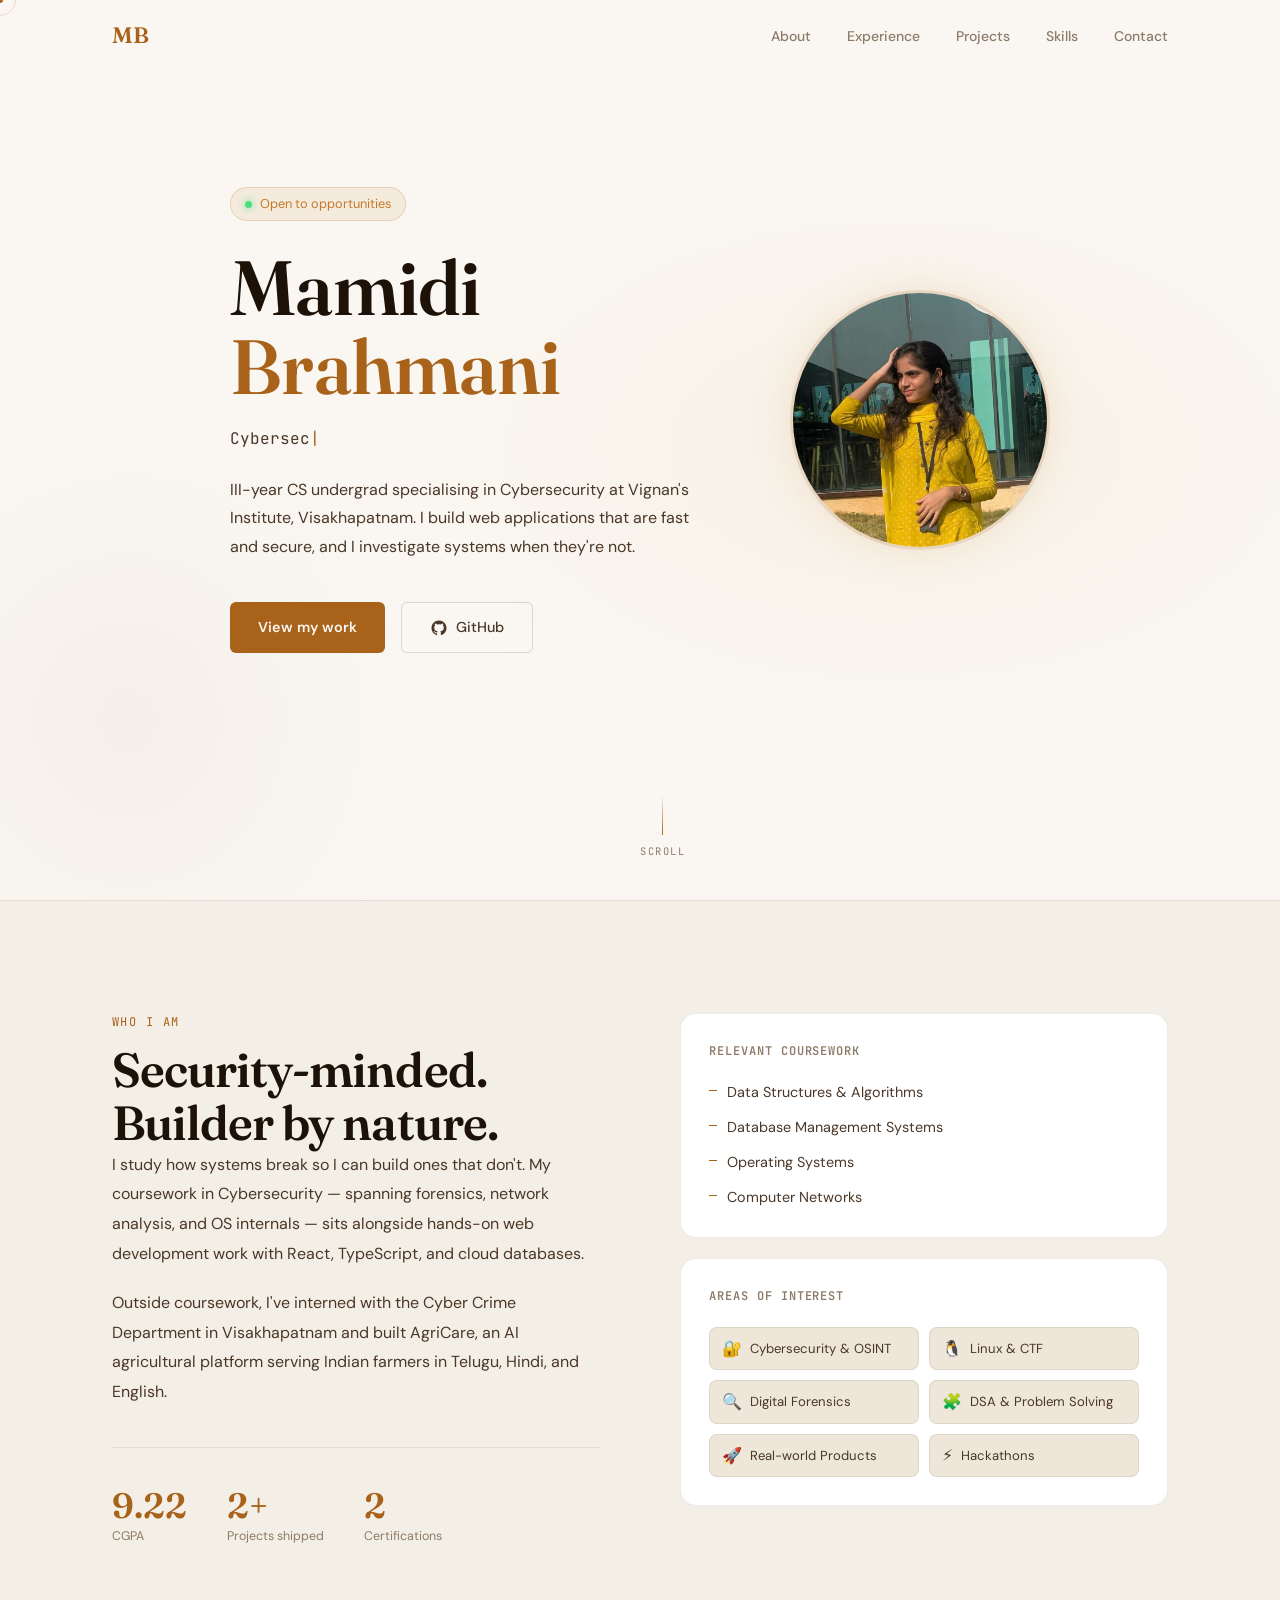
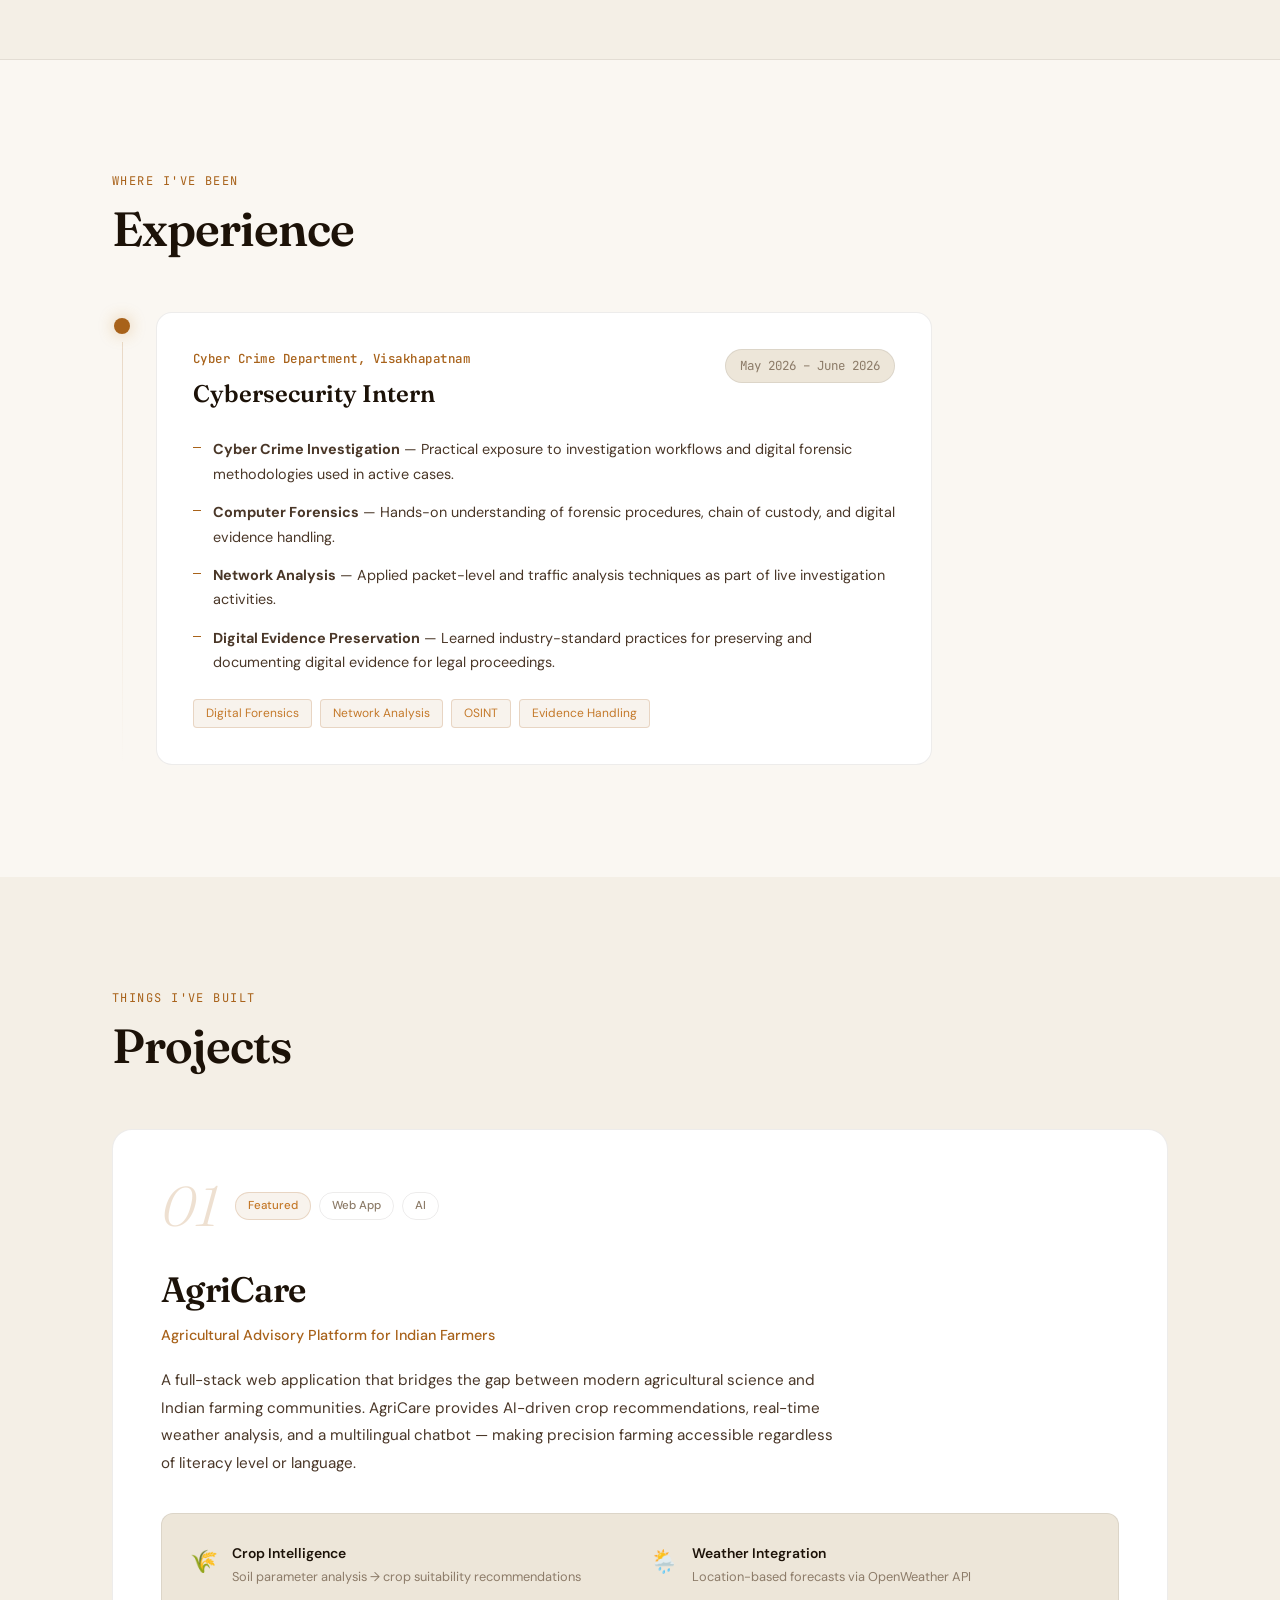
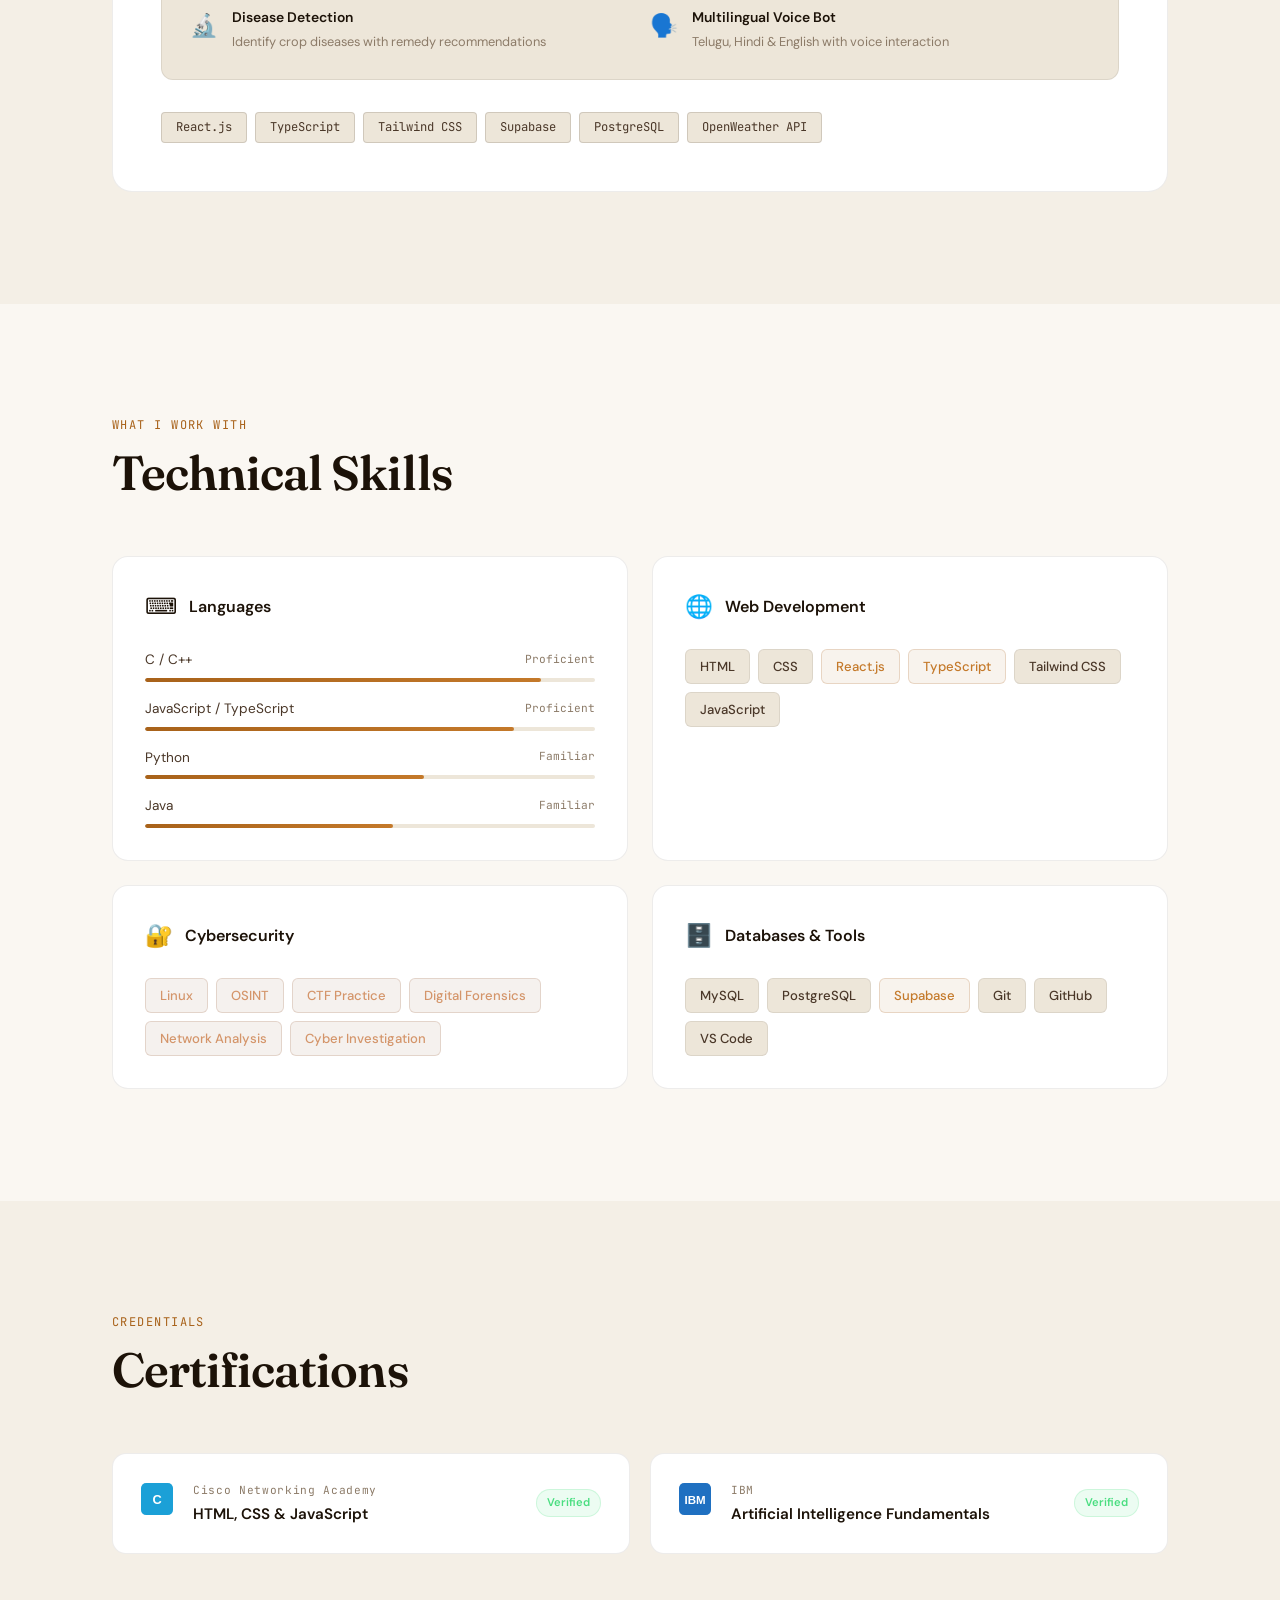
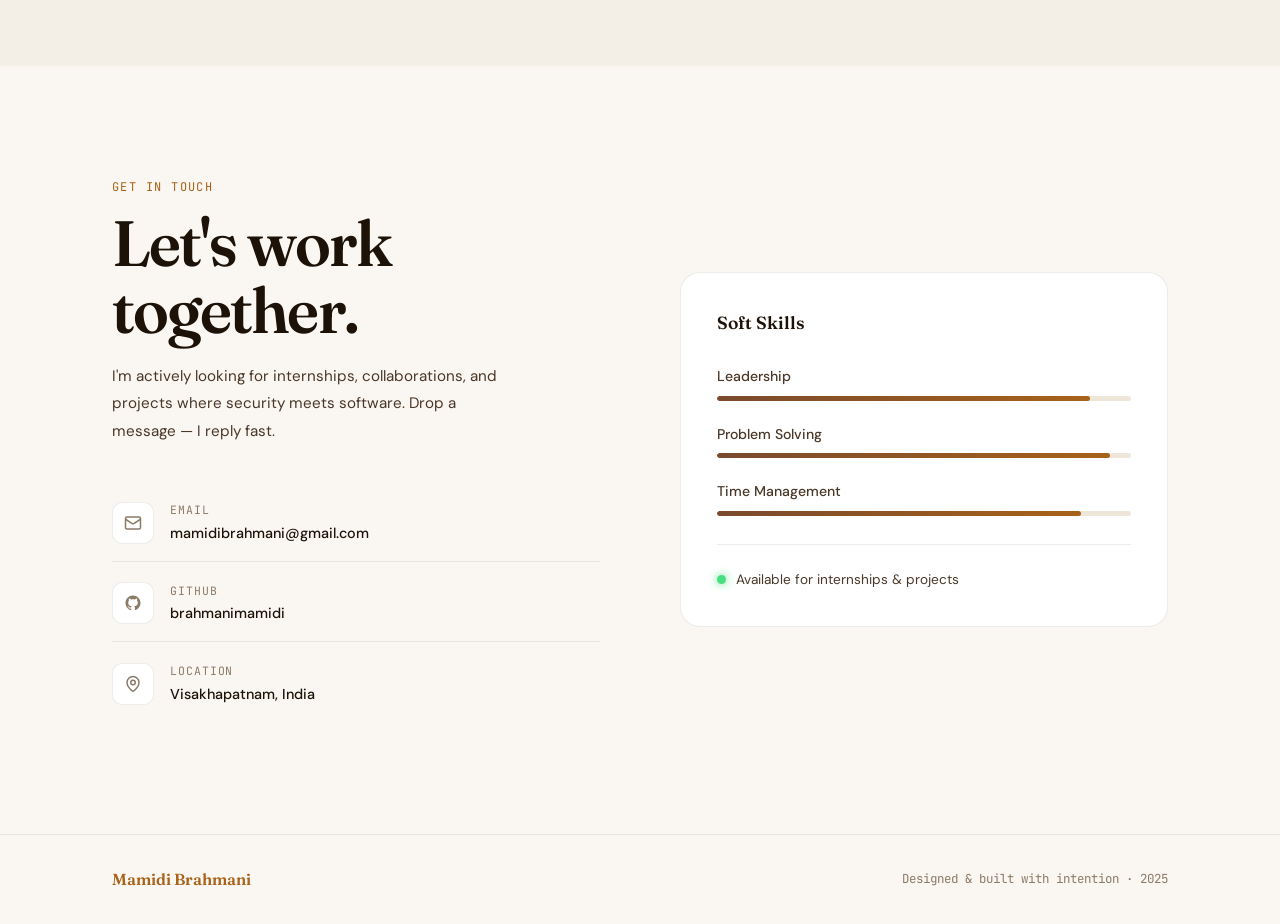
<file: index.html>
<!DOCTYPE html>
<html lang="en">

<head>
  <meta charset="UTF-8">
  <meta name="viewport" content="width=device-width, initial-scale=1.0">
  <title>Mamidi Brahmani — Cybersecurity & Software Engineer</title>
  <link rel="preconnect" href="https://fonts.googleapis.com">
  <link rel="stylesheet"
    href="https://fonts.googleapis.com/css2?family=Fraunces:ital,opsz,wght@0,9..144,300;0,9..144,600;0,9..144,700;1,9..144,300&family=DM+Sans:wght@300;400;500;600&family=JetBrains+Mono:wght@400;500&display=swap">
  <link rel="stylesheet" href="style.css">
</head>

<body>

  <!-- CURSOR -->
  <div class="cursor-dot" id="cursorDot"></div>
  <div class="cursor-ring" id="cursorRing"></div>

  <!-- NAV -->
  <nav id="nav">
    <div class="nav-inner">
      <a href="#hero" class="nav-brand">MB</a>
      <ul class="nav-links">
        <li><a href="#about" data-nav>About</a></li>
        <li><a href="#experience" data-nav>Experience</a></li>
        <li><a href="#projects" data-nav>Projects</a></li>
        <li><a href="#skills" data-nav>Skills</a></li>
        <li><a href="#contact" data-nav>Contact</a></li>
      </ul>
      <button class="nav-menu-btn" id="menuBtn" aria-label="Menu">
        <span></span><span></span><span></span>
      </button>
    </div>
  </nav>

  <!-- MOBILE MENU -->
  <div class="mobile-menu" id="mobileMenu">
    <ul>
      <li><a href="#about" class="mobile-link">About</a></li>
      <li><a href="#experience" class="mobile-link">Experience</a></li>
      <li><a href="#projects" class="mobile-link">Projects</a></li>
      <li><a href="#skills" class="mobile-link">Skills</a></li>
      <li><a href="#contact" class="mobile-link">Contact</a></li>
    </ul>
  </div>

  <!-- HERO -->
  <section id="hero">
    <div class="hero-bg-texture"></div>
    <div class="container hero-layout">
      <div class="hero-content">
        <div class="hero-status">
          <span class="status-dot"></span>
          <span>Open to opportunities</span>
        </div>
        <h1 class="hero-name">
          <span class="name-first" id="nameFirst">Mamidi</span>
          <span class="name-last" id="nameLast">Brahmani</span>
        </h1>
        <div class="hero-roles">
          <span class="role-text" id="roleText"></span><span class="type-cursor">|</span>
        </div>
        <p class="hero-bio">
          III-year CS undergrad specialising in Cybersecurity at Vignan's Institute, Visakhapatnam. I build web
          applications that are fast and secure, and I investigate systems when they're not.
        </p>
        <div class="hero-cta">
          <a href="#projects" class="btn-primary">View my work</a>
          <a href="https://github.com/brahmanimamidi" target="_blank" rel="noopener" class="btn-outline">
            <svg width="18" height="18" viewBox="0 0 24 24" fill="currentColor">
              <path
                d="M12 2C6.477 2 2 6.477 2 12c0 4.418 2.865 8.166 6.839 9.489.5.092.682-.217.682-.482 0-.237-.008-.866-.013-1.7-2.782.604-3.369-1.342-3.369-1.342-.454-1.155-1.11-1.462-1.11-1.462-.908-.62.069-.608.069-.608 1.003.07 1.531 1.031 1.531 1.031.892 1.53 2.341 1.088 2.91.832.092-.647.35-1.088.636-1.338-2.22-.253-4.555-1.11-4.555-4.943 0-1.091.39-1.984 1.029-2.683-.103-.253-.446-1.27.098-2.647 0 0 .84-.269 2.75 1.025A9.578 9.578 0 0112 6.836c.85.004 1.705.114 2.504.336 1.909-1.294 2.747-1.025 2.747-1.025.546 1.377.202 2.394.1 2.647.64.699 1.028 1.592 1.028 2.683 0 3.842-2.339 4.687-4.566 4.935.359.309.678.919.678 1.852 0 1.336-.012 2.415-.012 2.741 0 .267.18.579.688.481C19.138 20.161 22 16.416 22 12c0-5.523-4.477-10-10-10z" />
            </svg>
            GitHub
          </a>
        </div>
      </div>
      <div class="hero-photo-wrapper">
        <img src="image.png" alt="Mamidi Brahmani" class="hero-photo" />
      </div>
    </div>
    <div class="hero-scroll-hint">
      <div class="scroll-line"></div>
      <span>scroll</span>
    </div>
  </section>

  <!-- ABOUT -->
  <section id="about">
    <div class="container">
      <div class="about-grid">
        <div class="about-left reveal">
          <p class="section-eyebrow">Who I am</p>
          <h2 class="section-heading">Security-minded.<br>Builder by nature.</h2>
          <p class="about-body">
            I study how systems break so I can build ones that don't. My coursework in Cybersecurity — spanning
            forensics, network analysis, and OS internals — sits alongside hands-on web development work with React,
            TypeScript, and cloud databases.
          </p>
          <p class="about-body">
            Outside coursework, I've interned with the Cyber Crime Department in Visakhapatnam and built AgriCare, an AI
            agricultural platform serving Indian farmers in Telugu, Hindi, and English.
          </p>
          <div class="about-stats">
            <div class="stat-item">
              <div class="stat-num">9.22</div>
              <div class="stat-label">CGPA</div>
            </div>
            <div class="stat-item">
              <div class="stat-num">2+</div>
              <div class="stat-label">Projects shipped</div>
            </div>
            <div class="stat-item">
              <div class="stat-num">2</div>
              <div class="stat-label">Certifications</div>
            </div>
          </div>
        </div>
        <div class="about-right reveal">
          <div class="coursework-card">
            <h3 class="cw-title">Relevant Coursework</h3>
            <ul class="cw-list">
              <li>Data Structures &amp; Algorithms</li>
              <li>Database Management Systems</li>
              <li>Operating Systems</li>
              <li>Computer Networks</li>
            </ul>
          </div>
          <div class="interests-card">
            <h3 class="cw-title">Areas of Interest</h3>
            <div class="interest-grid">
              <div class="interest-chip">
                <span class="ic-icon">🔐</span>
                <span>Cybersecurity &amp; OSINT</span>
              </div>
              <div class="interest-chip">
                <span class="ic-icon">🐧</span>
                <span>Linux &amp; CTF</span>
              </div>
              <div class="interest-chip">
                <span class="ic-icon">🔍</span>
                <span>Digital Forensics</span>
              </div>
              <div class="interest-chip">
                <span class="ic-icon">🧩</span>
                <span>DSA &amp; Problem Solving</span>
              </div>
              <div class="interest-chip">
                <span class="ic-icon">🚀</span>
                <span>Real-world Products</span>
              </div>
              <div class="interest-chip">
                <span class="ic-icon">⚡</span>
                <span>Hackathons</span>
              </div>
            </div>
          </div>
        </div>
      </div>
    </div>
  </section>

  <!-- EXPERIENCE -->
  <section id="experience">
    <div class="container">
      <div class="section-header reveal">
        <p class="section-eyebrow">Where I've been</p>
        <h2 class="section-heading">Experience</h2>
      </div>
      <div class="exp-timeline reveal">
        <div class="exp-connector">
          <div class="exp-node"></div>
          <div class="exp-line-v"></div>
        </div>
        <div class="exp-body">
          <div class="exp-header">
            <div>
              <p class="exp-org">Cyber Crime Department, Visakhapatnam</p>
              <h3 class="exp-role">Cybersecurity Intern</h3>
            </div>
            <div class="exp-period">May 2026 – June 2026</div>
          </div>
          <ul class="exp-bullets">
            <li>
              <strong>Cyber Crime Investigation</strong> — Practical exposure to investigation workflows and digital
              forensic methodologies used in active cases.
            </li>
            <li>
              <strong>Computer Forensics</strong> — Hands-on understanding of forensic procedures, chain of custody, and
              digital evidence handling.
            </li>
            <li>
              <strong>Network Analysis</strong> — Applied packet-level and traffic analysis techniques as part of live
              investigation activities.
            </li>
            <li>
              <strong>Digital Evidence Preservation</strong> — Learned industry-standard practices for preserving and
              documenting digital evidence for legal proceedings.
            </li>
          </ul>
          <div class="exp-tags">
            <span class="etag">Digital Forensics</span>
            <span class="etag">Network Analysis</span>
            <span class="etag">OSINT</span>
            <span class="etag">Evidence Handling</span>
          </div>
        </div>
      </div>
    </div>
  </section>

  <!-- PROJECTS -->
  <section id="projects">
    <div class="container">
      <div class="section-header reveal">
        <p class="section-eyebrow">Things I've built</p>
        <h2 class="section-heading">Projects</h2>
      </div>

      <div class="project-card reveal" id="agricare">
        <div class="project-card-inner">
          <div class="project-meta">
            <div class="project-number">01</div>
            <div class="project-tags-row">
              <span class="ptag ptag-featured">Featured</span>
              <span class="ptag">Web App</span>
              <span class="ptag">AI</span>
            </div>
          </div>
          <div class="project-content">
            <h3 class="project-title">AgriCare</h3>
            <p class="project-subtitle">Agricultural Advisory Platform for Indian Farmers</p>
            <p class="project-desc">
              A full-stack web application that bridges the gap between modern agricultural science and Indian farming
              communities. AgriCare provides AI-driven crop recommendations, real-time weather analysis, and a
              multilingual chatbot — making precision farming accessible regardless of literacy level or language.
            </p>
            <div class="project-highlights">
              <div class="ph-item">
                <div class="ph-icon">🌾</div>
                <div>
                  <div class="ph-title">Crop Intelligence</div>
                  <div class="ph-desc">Soil parameter analysis → crop suitability recommendations</div>
                </div>
              </div>
              <div class="ph-item">
                <div class="ph-icon">🌦️</div>
                <div>
                  <div class="ph-title">Weather Integration</div>
                  <div class="ph-desc">Location-based forecasts via OpenWeather API</div>
                </div>
              </div>
              <div class="ph-item">
                <div class="ph-icon">🔬</div>
                <div>
                  <div class="ph-title">Disease Detection</div>
                  <div class="ph-desc">Identify crop diseases with remedy recommendations</div>
                </div>
              </div>
              <div class="ph-item">
                <div class="ph-icon">🗣️</div>
                <div>
                  <div class="ph-title">Multilingual Voice Bot</div>
                  <div class="ph-desc">Telugu, Hindi &amp; English with voice interaction</div>
                </div>
              </div>
            </div>
            <div class="project-stack">
              <span class="stack-tag">React.js</span>
              <span class="stack-tag">TypeScript</span>
              <span class="stack-tag">Tailwind CSS</span>
              <span class="stack-tag">Supabase</span>
              <span class="stack-tag">PostgreSQL</span>
              <span class="stack-tag">OpenWeather API</span>
            </div>
          </div>
        </div>
        <div class="project-card-glow"></div>
      </div>
    </div>
  </section>

  <!-- SKILLS -->
  <section id="skills">
    <div class="container">
      <div class="section-header reveal">
        <p class="section-eyebrow">What I work with</p>
        <h2 class="section-heading">Technical Skills</h2>
      </div>
      <div class="skills-grid">

        <div class="skill-group reveal">
          <div class="sg-header">
            <div class="sg-icon">⌨️</div>
            <h3 class="sg-title">Languages</h3>
          </div>
          <div class="sg-bars">
            <div class="sb-item">
              <div class="sb-label"><span>C / C++</span><span class="sb-level">Proficient</span></div>
              <div class="sb-track">
                <div class="sb-fill" style="--w:88%"></div>
              </div>
            </div>
            <div class="sb-item">
              <div class="sb-label"><span>JavaScript / TypeScript</span><span class="sb-level">Proficient</span></div>
              <div class="sb-track">
                <div class="sb-fill" style="--w:82%"></div>
              </div>
            </div>
            <div class="sb-item">
              <div class="sb-label"><span>Python</span><span class="sb-level">Familiar</span></div>
              <div class="sb-track">
                <div class="sb-fill" style="--w:62%"></div>
              </div>
            </div>
            <div class="sb-item">
              <div class="sb-label"><span>Java</span><span class="sb-level">Familiar</span></div>
              <div class="sb-track">
                <div class="sb-fill" style="--w:55%"></div>
              </div>
            </div>
          </div>
        </div>

        <div class="skill-group reveal">
          <div class="sg-header">
            <div class="sg-icon">🌐</div>
            <h3 class="sg-title">Web Development</h3>
          </div>
          <div class="sg-pills">
            <span class="spill">HTML</span>
            <span class="spill">CSS</span>
            <span class="spill spill-accent">React.js</span>
            <span class="spill spill-accent">TypeScript</span>
            <span class="spill">Tailwind CSS</span>
            <span class="spill">JavaScript</span>
          </div>
        </div>

        <div class="skill-group reveal">
          <div class="sg-header">
            <div class="sg-icon">🔐</div>
            <h3 class="sg-title">Cybersecurity</h3>
          </div>
          <div class="sg-pills">
            <span class="spill spill-sec">Linux</span>
            <span class="spill spill-sec">OSINT</span>
            <span class="spill spill-sec">CTF Practice</span>
            <span class="spill spill-sec">Digital Forensics</span>
            <span class="spill spill-sec">Network Analysis</span>
            <span class="spill spill-sec">Cyber Investigation</span>
          </div>
        </div>

        <div class="skill-group reveal">
          <div class="sg-header">
            <div class="sg-icon">🗄️</div>
            <h3 class="sg-title">Databases &amp; Tools</h3>
          </div>
          <div class="sg-pills">
            <span class="spill">MySQL</span>
            <span class="spill">PostgreSQL</span>
            <span class="spill spill-accent">Supabase</span>
            <span class="spill">Git</span>
            <span class="spill">GitHub</span>
            <span class="spill">VS Code</span>
          </div>
        </div>

      </div>
    </div>
  </section>

  <!-- CERTIFICATIONS -->
  <section id="certifications">
    <div class="container">
      <div class="section-header reveal">
        <p class="section-eyebrow">Credentials</p>
        <h2 class="section-heading">Certifications</h2>
      </div>
      <div class="certs-row">
        <div class="cert-card reveal">
          <div class="cert-logo cert-logo-cisco">
            <svg width="32" height="32" viewBox="0 0 100 100" fill="none">
              <rect width="100" height="100" rx="16" fill="#1BA0D7" /><text x="50" y="65" font-size="40"
                text-anchor="middle" fill="white" font-family="sans-serif" font-weight="bold">C</text>
            </svg>
          </div>
          <div class="cert-info">
            <div class="cert-issuer">Cisco Networking Academy</div>
            <div class="cert-name">HTML, CSS &amp; JavaScript</div>
          </div>
          <div class="cert-badge">Verified</div>
        </div>
        <div class="cert-card reveal">
          <div class="cert-logo cert-logo-ibm">
            <svg width="32" height="32" viewBox="0 0 100 100" fill="none">
              <rect width="100" height="100" rx="16" fill="#1F70C1" /><text x="50" y="65" font-size="36"
                text-anchor="middle" fill="white" font-family="sans-serif" font-weight="bold">IBM</text>
            </svg>
          </div>
          <div class="cert-info">
            <div class="cert-issuer">IBM</div>
            <div class="cert-name">Artificial Intelligence Fundamentals</div>
          </div>
          <div class="cert-badge">Verified</div>
        </div>
      </div>
    </div>
  </section>

  <!-- CONTACT -->
  <section id="contact">
    <div class="container">
      <div class="contact-wrapper reveal">
        <div class="contact-left">
          <p class="section-eyebrow">Get in touch</p>
          <h2 class="contact-heading">Let's work<br>together.</h2>
          <p class="contact-sub">
            I'm actively looking for internships, collaborations, and projects where security meets software. Drop a
            message — I reply fast.
          </p>
          <div class="contact-links">
            <a href="mailto:mamidibrahmani@gmail.com" class="clink">
              <div class="clink-icon">
                <svg width="18" height="18" viewBox="0 0 24 24" fill="none" stroke="currentColor" stroke-width="2">
                  <rect x="2" y="4" width="20" height="16" rx="2" />
                  <path d="m22 7-8.97 5.7a1.94 1.94 0 0 1-2.06 0L2 7" />
                </svg>
              </div>
              <div>
                <div class="clink-label">Email</div>
                <div class="clink-value">mamidibrahmani@gmail.com</div>
              </div>
            </a>
            <a href="https://github.com/brahmanimamidi" target="_blank" rel="noopener" class="clink">
              <div class="clink-icon">
                <svg width="18" height="18" viewBox="0 0 24 24" fill="currentColor">
                  <path
                    d="M12 2C6.477 2 2 6.477 2 12c0 4.418 2.865 8.166 6.839 9.489.5.092.682-.217.682-.482 0-.237-.008-.866-.013-1.7-2.782.604-3.369-1.342-3.369-1.342-.454-1.155-1.11-1.462-1.11-1.462-.908-.62.069-.608.069-.608 1.003.07 1.531 1.031 1.531 1.031.892 1.53 2.341 1.088 2.91.832.092-.647.35-1.088.636-1.338-2.22-.253-4.555-1.11-4.555-4.943 0-1.091.39-1.984 1.029-2.683-.103-.253-.446-1.27.098-2.647 0 0 .84-.269 2.75 1.025A9.578 9.578 0 0112 6.836c.85.004 1.705.114 2.504.336 1.909-1.294 2.747-1.025 2.747-1.025.546 1.377.202 2.394.1 2.647.64.699 1.028 1.592 1.028 2.683 0 3.842-2.339 4.687-4.566 4.935.359.309.678.919.678 1.852 0 1.336-.012 2.415-.012 2.741 0 .267.18.579.688.481C19.138 20.161 22 16.416 22 12c0-5.523-4.477-10-10-10z" />
                </svg>
              </div>
              <div>
                <div class="clink-label">GitHub</div>
                <div class="clink-value">brahmanimamidi</div>
              </div>
            </a>
            <div class="clink no-hover">
              <div class="clink-icon">
                <svg width="18" height="18" viewBox="0 0 24 24" fill="none" stroke="currentColor" stroke-width="2">
                  <path d="M20 10c0 6-8 12-8 12s-8-6-8-12a8 8 0 1 1 16 0Z" />
                  <circle cx="12" cy="10" r="3" />
                </svg>
              </div>
              <div>
                <div class="clink-label">Location</div>
                <div class="clink-value">Visakhapatnam, India</div>
              </div>
            </div>
          </div>
        </div>
        <div class="contact-right">
          <div class="soft-skills-panel">
            <h3 class="ssp-title">Soft Skills</h3>
            <div class="ssp-items">
              <div class="ssp-item">
                <div class="ssp-name">Leadership</div>
                <div class="ssp-track">
                  <div class="ssp-fill" data-pct="90"></div>
                </div>
              </div>
              <div class="ssp-item">
                <div class="ssp-name">Problem Solving</div>
                <div class="ssp-track">
                  <div class="ssp-fill" data-pct="95"></div>
                </div>
              </div>
              <div class="ssp-item">
                <div class="ssp-name">Time Management</div>
                <div class="ssp-track">
                  <div class="ssp-fill" data-pct="88"></div>
                </div>
              </div>
            </div>
            <div class="ssp-divider"></div>
            <div class="availability-badge">
              <span class="avail-dot"></span>
              Available for internships &amp; projects
            </div>
          </div>
        </div>
      </div>
    </div>
  </section>

  <!-- FOOTER -->
  <footer>
    <div class="container footer-inner">
      <div class="footer-name">Mamidi Brahmani</div>
      <div class="footer-copy">Designed &amp; built with intention · 2025</div>
    </div>
  </footer>

  <script src="script.js"></script>
</body>

</html>
</file>
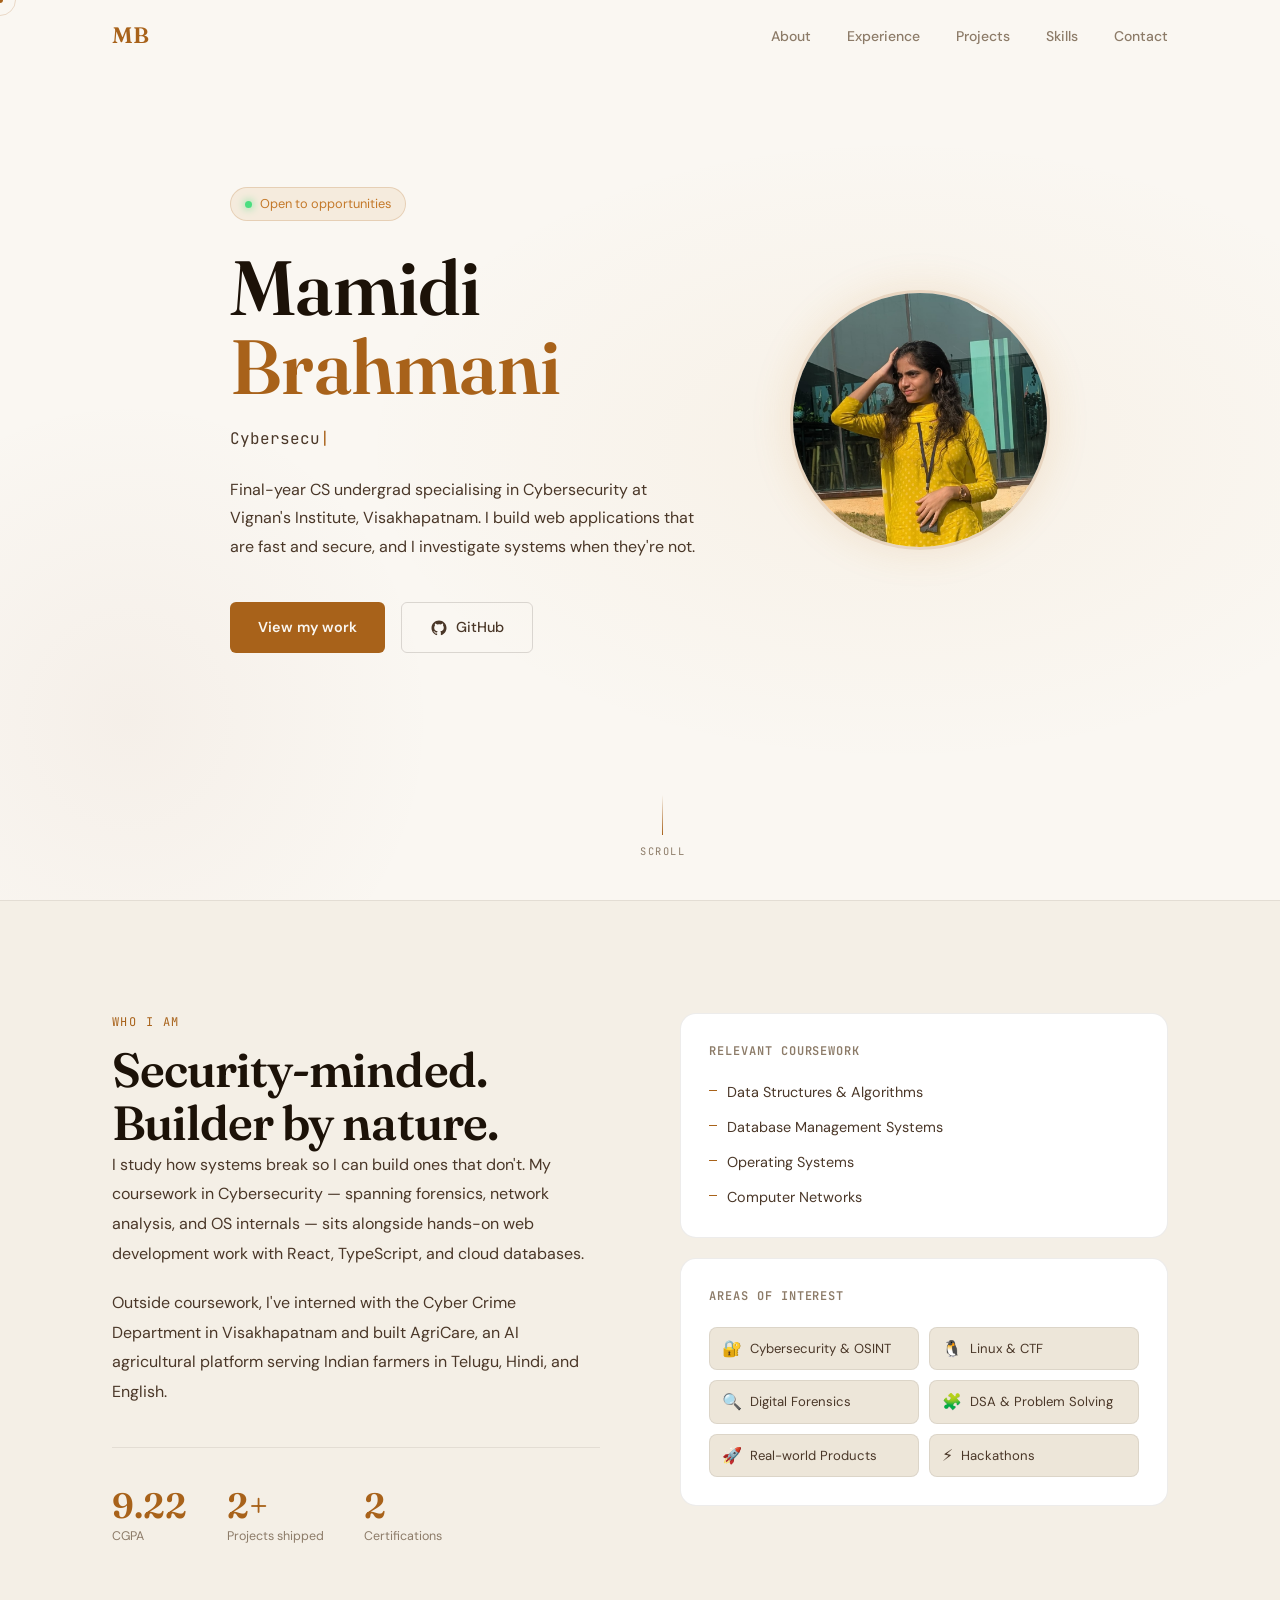
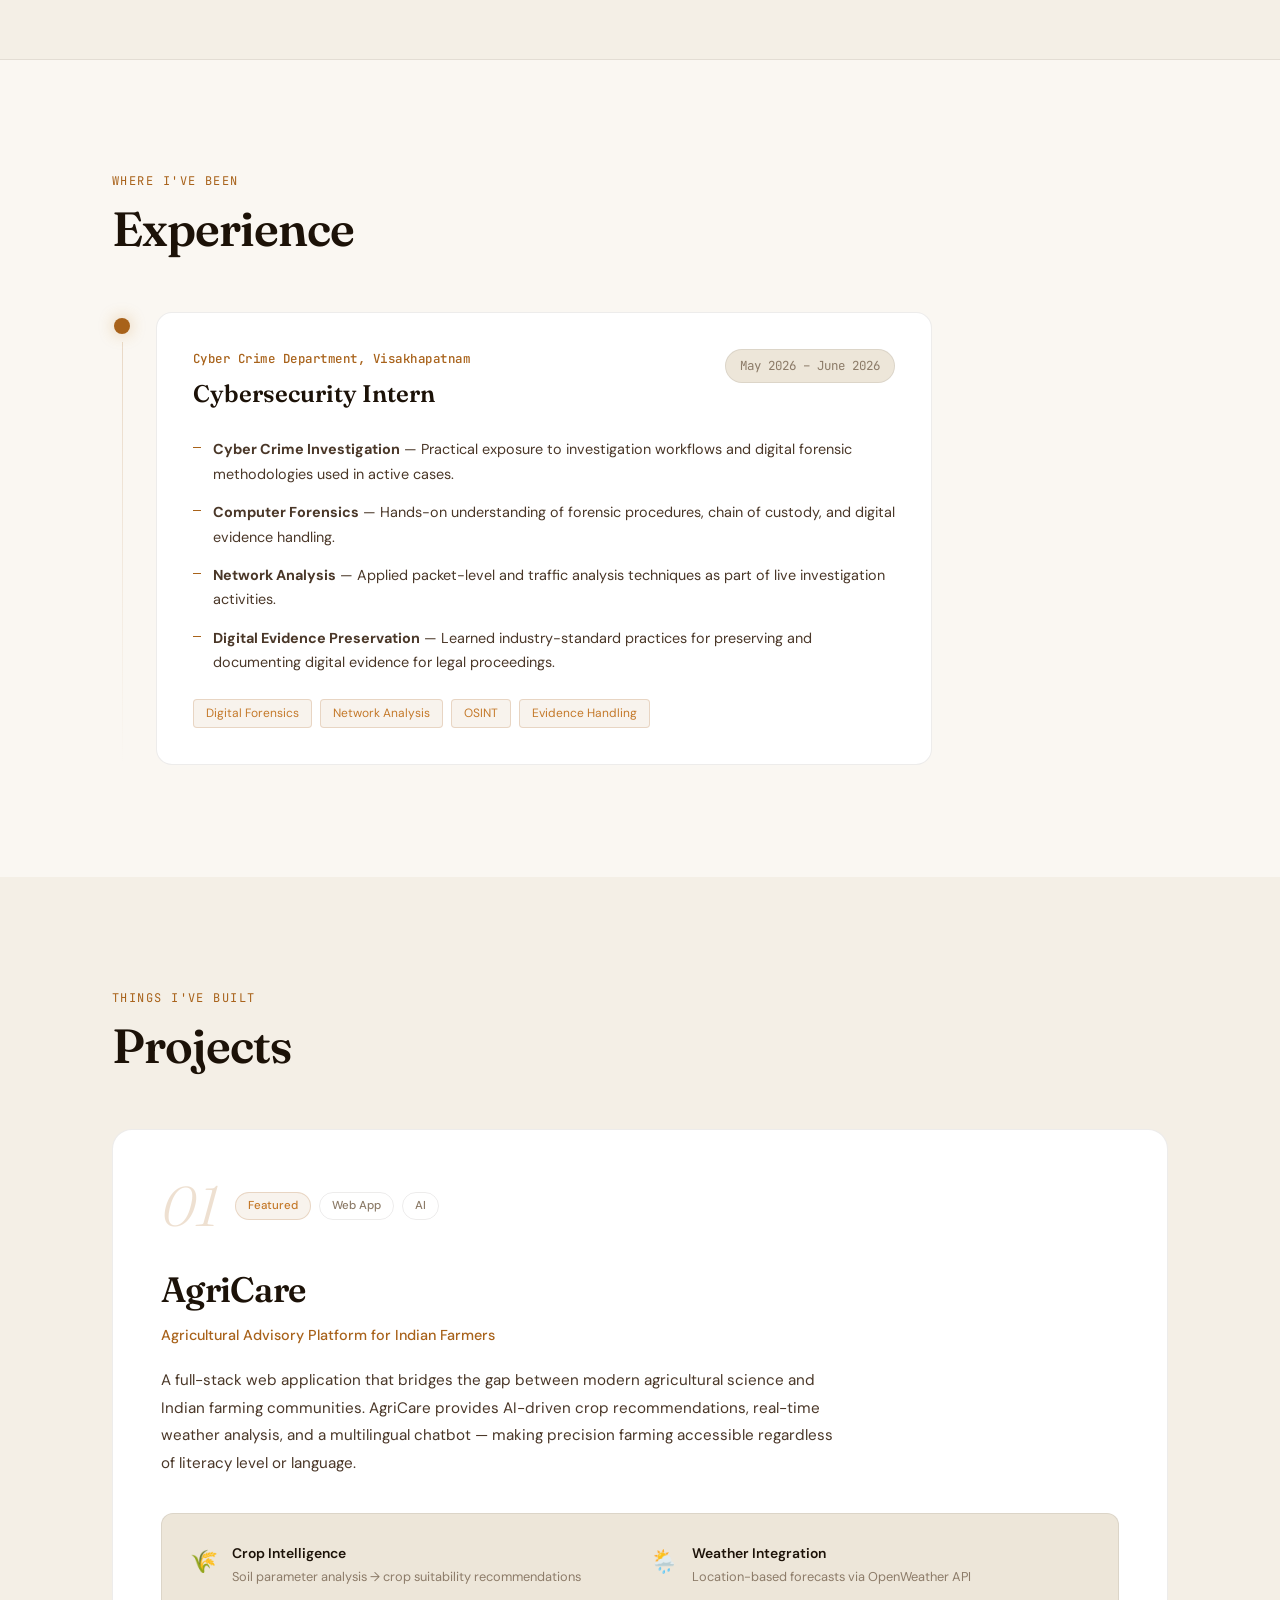
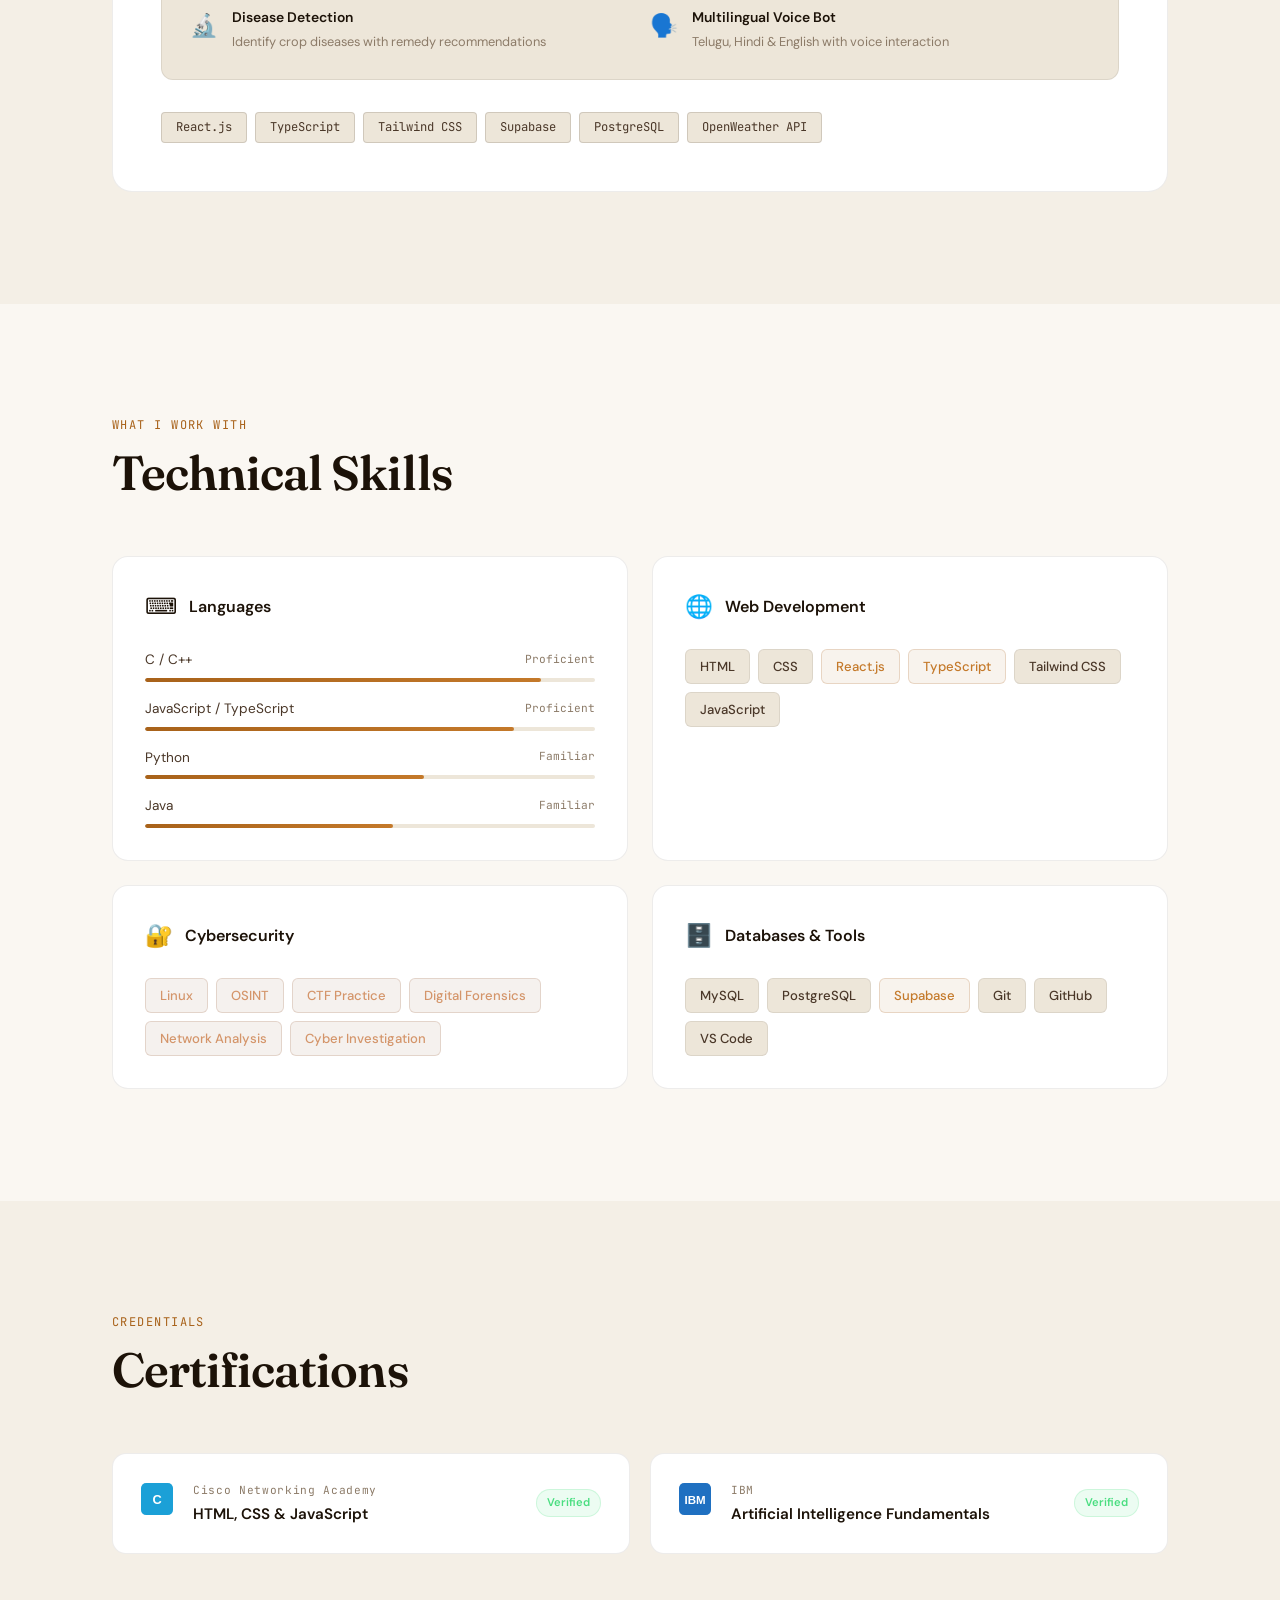
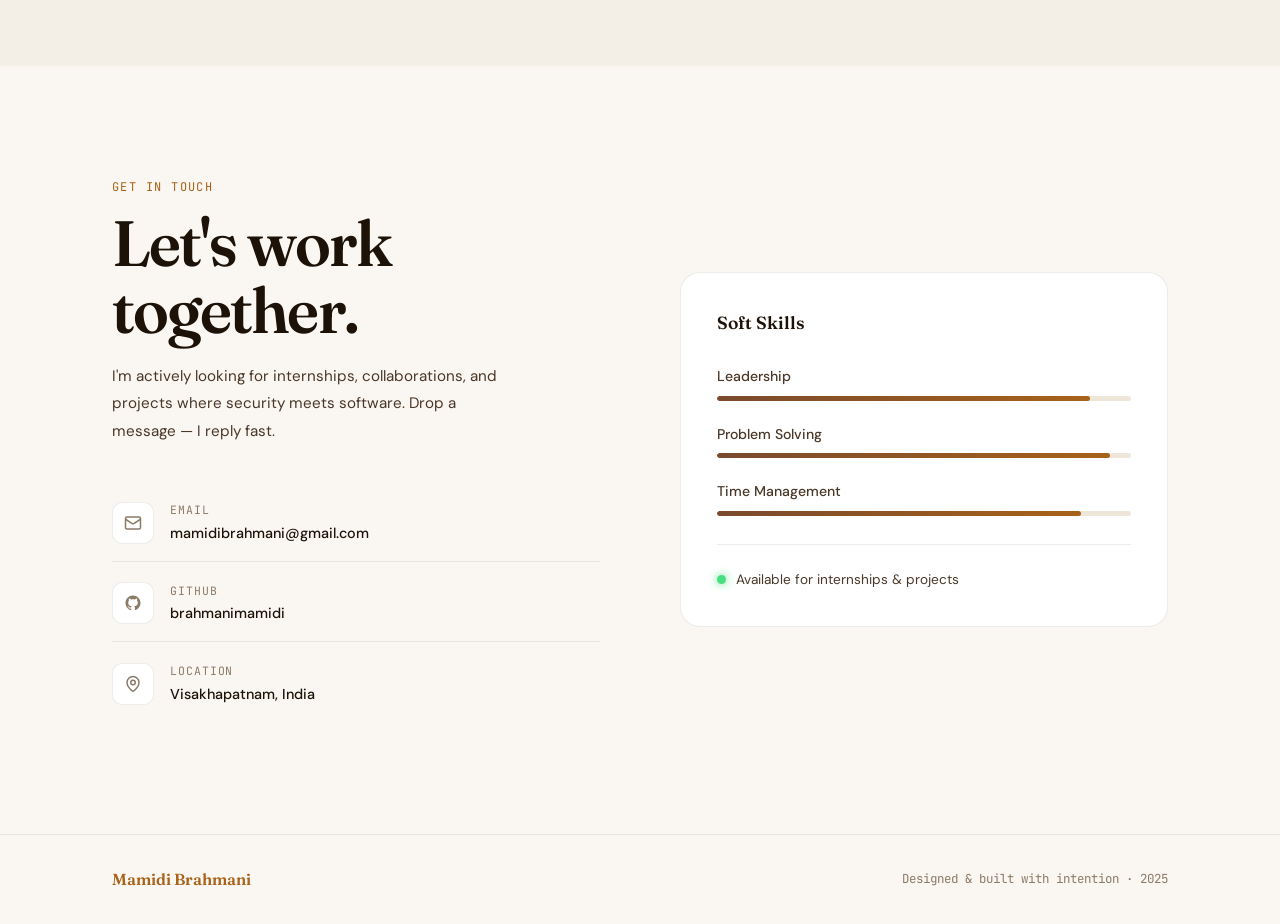
<file: portfolio/index.html>
<!DOCTYPE html>
<html lang="en">
<head>
<meta charset="UTF-8">
<meta name="viewport" content="width=device-width, initial-scale=1.0">
<title>Mamidi Brahmani — Cybersecurity & Software Engineer</title>
<link rel="preconnect" href="https://fonts.googleapis.com">
<link rel="stylesheet" href="https://fonts.googleapis.com/css2?family=Fraunces:ital,opsz,wght@0,9..144,300;0,9..144,600;0,9..144,700;1,9..144,300&family=DM+Sans:wght@300;400;500;600&family=JetBrains+Mono:wght@400;500&display=swap">
<link rel="stylesheet" href="style.css">
</head>
<body>

<!-- CURSOR -->
<div class="cursor-dot" id="cursorDot"></div>
<div class="cursor-ring" id="cursorRing"></div>

<!-- NAV -->
<nav id="nav">
  <div class="nav-inner">
    <a href="#hero" class="nav-brand">MB</a>
    <ul class="nav-links">
      <li><a href="#about" data-nav>About</a></li>
      <li><a href="#experience" data-nav>Experience</a></li>
      <li><a href="#projects" data-nav>Projects</a></li>
      <li><a href="#skills" data-nav>Skills</a></li>
      <li><a href="#contact" data-nav>Contact</a></li>
    </ul>
    <button class="nav-menu-btn" id="menuBtn" aria-label="Menu">
      <span></span><span></span><span></span>
    </button>
  </div>
</nav>

<!-- MOBILE MENU -->
<div class="mobile-menu" id="mobileMenu">
  <ul>
    <li><a href="#about" class="mobile-link">About</a></li>
    <li><a href="#experience" class="mobile-link">Experience</a></li>
    <li><a href="#projects" class="mobile-link">Projects</a></li>
    <li><a href="#skills" class="mobile-link">Skills</a></li>
    <li><a href="#contact" class="mobile-link">Contact</a></li>
  </ul>
</div>

<!-- HERO -->
<section id="hero">
  <div class="hero-bg-texture"></div>
  <div class="container hero-layout">
    <div class="hero-content">
      <div class="hero-status">
        <span class="status-dot"></span>
        <span>Open to opportunities</span>
      </div>
      <h1 class="hero-name">
        <span class="name-first" id="nameFirst">Mamidi</span>
        <span class="name-last" id="nameLast">Brahmani</span>
      </h1>
      <div class="hero-roles">
        <span class="role-text" id="roleText"></span><span class="type-cursor">|</span>
      </div>
      <p class="hero-bio">
        Final-year CS undergrad specialising in Cybersecurity at Vignan's Institute, Visakhapatnam. I build web applications that are fast and secure, and I investigate systems when they're not.
      </p>
      <div class="hero-cta">
        <a href="#projects" class="btn-primary">View my work</a>
        <a href="https://github.com/brahmanimamidi" target="_blank" rel="noopener" class="btn-outline">
          <svg width="18" height="18" viewBox="0 0 24 24" fill="currentColor"><path d="M12 2C6.477 2 2 6.477 2 12c0 4.418 2.865 8.166 6.839 9.489.5.092.682-.217.682-.482 0-.237-.008-.866-.013-1.7-2.782.604-3.369-1.342-3.369-1.342-.454-1.155-1.11-1.462-1.11-1.462-.908-.62.069-.608.069-.608 1.003.07 1.531 1.031 1.531 1.031.892 1.53 2.341 1.088 2.91.832.092-.647.35-1.088.636-1.338-2.22-.253-4.555-1.11-4.555-4.943 0-1.091.39-1.984 1.029-2.683-.103-.253-.446-1.27.098-2.647 0 0 .84-.269 2.75 1.025A9.578 9.578 0 0112 6.836c.85.004 1.705.114 2.504.336 1.909-1.294 2.747-1.025 2.747-1.025.546 1.377.202 2.394.1 2.647.64.699 1.028 1.592 1.028 2.683 0 3.842-2.339 4.687-4.566 4.935.359.309.678.919.678 1.852 0 1.336-.012 2.415-.012 2.741 0 .267.18.579.688.481C19.138 20.161 22 16.416 22 12c0-5.523-4.477-10-10-10z"/></svg>
          GitHub
        </a>
      </div>
    </div>
    <div class="hero-photo-wrapper">
      <img src="image.png" alt="Mamidi Brahmani" class="hero-photo" />
    </div>
  </div>
  <div class="hero-scroll-hint">
    <div class="scroll-line"></div>
    <span>scroll</span>
  </div>
</section>

<!-- ABOUT -->
<section id="about">
  <div class="container">
    <div class="about-grid">
      <div class="about-left reveal">
        <p class="section-eyebrow">Who I am</p>
        <h2 class="section-heading">Security-minded.<br>Builder by nature.</h2>
        <p class="about-body">
          I study how systems break so I can build ones that don't. My coursework in Cybersecurity — spanning forensics, network analysis, and OS internals — sits alongside hands-on web development work with React, TypeScript, and cloud databases.
        </p>
        <p class="about-body">
          Outside coursework, I've interned with the Cyber Crime Department in Visakhapatnam and built AgriCare, an AI agricultural platform serving Indian farmers in Telugu, Hindi, and English.
        </p>
        <div class="about-stats">
          <div class="stat-item">
            <div class="stat-num">9.22</div>
            <div class="stat-label">CGPA</div>
          </div>
          <div class="stat-item">
            <div class="stat-num">2+</div>
            <div class="stat-label">Projects shipped</div>
          </div>
          <div class="stat-item">
            <div class="stat-num">2</div>
            <div class="stat-label">Certifications</div>
          </div>
        </div>
      </div>
      <div class="about-right reveal">
        <div class="coursework-card">
          <h3 class="cw-title">Relevant Coursework</h3>
          <ul class="cw-list">
            <li>Data Structures &amp; Algorithms</li>
            <li>Database Management Systems</li>
            <li>Operating Systems</li>
            <li>Computer Networks</li>
          </ul>
        </div>
        <div class="interests-card">
          <h3 class="cw-title">Areas of Interest</h3>
          <div class="interest-grid">
            <div class="interest-chip">
              <span class="ic-icon">🔐</span>
              <span>Cybersecurity &amp; OSINT</span>
            </div>
            <div class="interest-chip">
              <span class="ic-icon">🐧</span>
              <span>Linux &amp; CTF</span>
            </div>
            <div class="interest-chip">
              <span class="ic-icon">🔍</span>
              <span>Digital Forensics</span>
            </div>
            <div class="interest-chip">
              <span class="ic-icon">🧩</span>
              <span>DSA &amp; Problem Solving</span>
            </div>
            <div class="interest-chip">
              <span class="ic-icon">🚀</span>
              <span>Real-world Products</span>
            </div>
            <div class="interest-chip">
              <span class="ic-icon">⚡</span>
              <span>Hackathons</span>
            </div>
          </div>
        </div>
      </div>
    </div>
  </div>
</section>

<!-- EXPERIENCE -->
<section id="experience">
  <div class="container">
    <div class="section-header reveal">
      <p class="section-eyebrow">Where I've been</p>
      <h2 class="section-heading">Experience</h2>
    </div>
    <div class="exp-timeline reveal">
      <div class="exp-connector">
        <div class="exp-node"></div>
        <div class="exp-line-v"></div>
      </div>
      <div class="exp-body">
        <div class="exp-header">
          <div>
            <p class="exp-org">Cyber Crime Department, Visakhapatnam</p>
            <h3 class="exp-role">Cybersecurity Intern</h3>
          </div>
          <div class="exp-period">May 2026 – June 2026</div>
        </div>
        <ul class="exp-bullets">
          <li>
            <strong>Cyber Crime Investigation</strong> — Practical exposure to investigation workflows and digital forensic methodologies used in active cases.
          </li>
          <li>
            <strong>Computer Forensics</strong> — Hands-on understanding of forensic procedures, chain of custody, and digital evidence handling.
          </li>
          <li>
            <strong>Network Analysis</strong> — Applied packet-level and traffic analysis techniques as part of live investigation activities.
          </li>
          <li>
            <strong>Digital Evidence Preservation</strong> — Learned industry-standard practices for preserving and documenting digital evidence for legal proceedings.
          </li>
        </ul>
        <div class="exp-tags">
          <span class="etag">Digital Forensics</span>
          <span class="etag">Network Analysis</span>
          <span class="etag">OSINT</span>
          <span class="etag">Evidence Handling</span>
        </div>
      </div>
    </div>
  </div>
</section>

<!-- PROJECTS -->
<section id="projects">
  <div class="container">
    <div class="section-header reveal">
      <p class="section-eyebrow">Things I've built</p>
      <h2 class="section-heading">Projects</h2>
    </div>

    <div class="project-card reveal" id="agricare">
      <div class="project-card-inner">
        <div class="project-meta">
          <div class="project-number">01</div>
          <div class="project-tags-row">
            <span class="ptag ptag-featured">Featured</span>
            <span class="ptag">Web App</span>
            <span class="ptag">AI</span>
          </div>
        </div>
        <div class="project-content">
          <h3 class="project-title">AgriCare</h3>
          <p class="project-subtitle">Agricultural Advisory Platform for Indian Farmers</p>
          <p class="project-desc">
            A full-stack web application that bridges the gap between modern agricultural science and Indian farming communities. AgriCare provides AI-driven crop recommendations, real-time weather analysis, and a multilingual chatbot — making precision farming accessible regardless of literacy level or language.
          </p>
          <div class="project-highlights">
            <div class="ph-item">
              <div class="ph-icon">🌾</div>
              <div>
                <div class="ph-title">Crop Intelligence</div>
                <div class="ph-desc">Soil parameter analysis → crop suitability recommendations</div>
              </div>
            </div>
            <div class="ph-item">
              <div class="ph-icon">🌦️</div>
              <div>
                <div class="ph-title">Weather Integration</div>
                <div class="ph-desc">Location-based forecasts via OpenWeather API</div>
              </div>
            </div>
            <div class="ph-item">
              <div class="ph-icon">🔬</div>
              <div>
                <div class="ph-title">Disease Detection</div>
                <div class="ph-desc">Identify crop diseases with remedy recommendations</div>
              </div>
            </div>
            <div class="ph-item">
              <div class="ph-icon">🗣️</div>
              <div>
                <div class="ph-title">Multilingual Voice Bot</div>
                <div class="ph-desc">Telugu, Hindi &amp; English with voice interaction</div>
              </div>
            </div>
          </div>
          <div class="project-stack">
            <span class="stack-tag">React.js</span>
            <span class="stack-tag">TypeScript</span>
            <span class="stack-tag">Tailwind CSS</span>
            <span class="stack-tag">Supabase</span>
            <span class="stack-tag">PostgreSQL</span>
            <span class="stack-tag">OpenWeather API</span>
          </div>
        </div>
      </div>
      <div class="project-card-glow"></div>
    </div>
  </div>
</section>

<!-- SKILLS -->
<section id="skills">
  <div class="container">
    <div class="section-header reveal">
      <p class="section-eyebrow">What I work with</p>
      <h2 class="section-heading">Technical Skills</h2>
    </div>
    <div class="skills-grid">

      <div class="skill-group reveal">
        <div class="sg-header">
          <div class="sg-icon">⌨️</div>
          <h3 class="sg-title">Languages</h3>
        </div>
        <div class="sg-bars">
          <div class="sb-item">
            <div class="sb-label"><span>C / C++</span><span class="sb-level">Proficient</span></div>
            <div class="sb-track"><div class="sb-fill" style="--w:88%"></div></div>
          </div>
          <div class="sb-item">
            <div class="sb-label"><span>JavaScript / TypeScript</span><span class="sb-level">Proficient</span></div>
            <div class="sb-track"><div class="sb-fill" style="--w:82%"></div></div>
          </div>
          <div class="sb-item">
            <div class="sb-label"><span>Python</span><span class="sb-level">Familiar</span></div>
            <div class="sb-track"><div class="sb-fill" style="--w:62%"></div></div>
          </div>
          <div class="sb-item">
            <div class="sb-label"><span>Java</span><span class="sb-level">Familiar</span></div>
            <div class="sb-track"><div class="sb-fill" style="--w:55%"></div></div>
          </div>
        </div>
      </div>

      <div class="skill-group reveal">
        <div class="sg-header">
          <div class="sg-icon">🌐</div>
          <h3 class="sg-title">Web Development</h3>
        </div>
        <div class="sg-pills">
          <span class="spill">HTML</span>
          <span class="spill">CSS</span>
          <span class="spill spill-accent">React.js</span>
          <span class="spill spill-accent">TypeScript</span>
          <span class="spill">Tailwind CSS</span>
          <span class="spill">JavaScript</span>
        </div>
      </div>

      <div class="skill-group reveal">
        <div class="sg-header">
          <div class="sg-icon">🔐</div>
          <h3 class="sg-title">Cybersecurity</h3>
        </div>
        <div class="sg-pills">
          <span class="spill spill-sec">Linux</span>
          <span class="spill spill-sec">OSINT</span>
          <span class="spill spill-sec">CTF Practice</span>
          <span class="spill spill-sec">Digital Forensics</span>
          <span class="spill spill-sec">Network Analysis</span>
          <span class="spill spill-sec">Cyber Investigation</span>
        </div>
      </div>

      <div class="skill-group reveal">
        <div class="sg-header">
          <div class="sg-icon">🗄️</div>
          <h3 class="sg-title">Databases &amp; Tools</h3>
        </div>
        <div class="sg-pills">
          <span class="spill">MySQL</span>
          <span class="spill">PostgreSQL</span>
          <span class="spill spill-accent">Supabase</span>
          <span class="spill">Git</span>
          <span class="spill">GitHub</span>
          <span class="spill">VS Code</span>
        </div>
      </div>

    </div>
  </div>
</section>

<!-- CERTIFICATIONS -->
<section id="certifications">
  <div class="container">
    <div class="section-header reveal">
      <p class="section-eyebrow">Credentials</p>
      <h2 class="section-heading">Certifications</h2>
    </div>
    <div class="certs-row">
      <div class="cert-card reveal">
        <div class="cert-logo cert-logo-cisco">
          <svg width="32" height="32" viewBox="0 0 100 100" fill="none"><rect width="100" height="100" rx="16" fill="#1BA0D7"/><text x="50" y="65" font-size="40" text-anchor="middle" fill="white" font-family="sans-serif" font-weight="bold">C</text></svg>
        </div>
        <div class="cert-info">
          <div class="cert-issuer">Cisco Networking Academy</div>
          <div class="cert-name">HTML, CSS &amp; JavaScript</div>
        </div>
        <div class="cert-badge">Verified</div>
      </div>
      <div class="cert-card reveal">
        <div class="cert-logo cert-logo-ibm">
          <svg width="32" height="32" viewBox="0 0 100 100" fill="none"><rect width="100" height="100" rx="16" fill="#1F70C1"/><text x="50" y="65" font-size="36" text-anchor="middle" fill="white" font-family="sans-serif" font-weight="bold">IBM</text></svg>
        </div>
        <div class="cert-info">
          <div class="cert-issuer">IBM</div>
          <div class="cert-name">Artificial Intelligence Fundamentals</div>
        </div>
        <div class="cert-badge">Verified</div>
      </div>
    </div>
  </div>
</section>

<!-- CONTACT -->
<section id="contact">
  <div class="container">
    <div class="contact-wrapper reveal">
      <div class="contact-left">
        <p class="section-eyebrow">Get in touch</p>
        <h2 class="contact-heading">Let's work<br>together.</h2>
        <p class="contact-sub">
          I'm actively looking for internships, collaborations, and projects where security meets software. Drop a message — I reply fast.
        </p>
        <div class="contact-links">
          <a href="mailto:mamidibrahmani@gmail.com" class="clink">
            <div class="clink-icon">
              <svg width="18" height="18" viewBox="0 0 24 24" fill="none" stroke="currentColor" stroke-width="2"><rect x="2" y="4" width="20" height="16" rx="2"/><path d="m22 7-8.97 5.7a1.94 1.94 0 0 1-2.06 0L2 7"/></svg>
            </div>
            <div>
              <div class="clink-label">Email</div>
              <div class="clink-value">mamidibrahmani@gmail.com</div>
            </div>
          </a>
          <a href="https://github.com/brahmanimamidi" target="_blank" rel="noopener" class="clink">
            <div class="clink-icon">
              <svg width="18" height="18" viewBox="0 0 24 24" fill="currentColor"><path d="M12 2C6.477 2 2 6.477 2 12c0 4.418 2.865 8.166 6.839 9.489.5.092.682-.217.682-.482 0-.237-.008-.866-.013-1.7-2.782.604-3.369-1.342-3.369-1.342-.454-1.155-1.11-1.462-1.11-1.462-.908-.62.069-.608.069-.608 1.003.07 1.531 1.031 1.531 1.031.892 1.53 2.341 1.088 2.91.832.092-.647.35-1.088.636-1.338-2.22-.253-4.555-1.11-4.555-4.943 0-1.091.39-1.984 1.029-2.683-.103-.253-.446-1.27.098-2.647 0 0 .84-.269 2.75 1.025A9.578 9.578 0 0112 6.836c.85.004 1.705.114 2.504.336 1.909-1.294 2.747-1.025 2.747-1.025.546 1.377.202 2.394.1 2.647.64.699 1.028 1.592 1.028 2.683 0 3.842-2.339 4.687-4.566 4.935.359.309.678.919.678 1.852 0 1.336-.012 2.415-.012 2.741 0 .267.18.579.688.481C19.138 20.161 22 16.416 22 12c0-5.523-4.477-10-10-10z"/></svg>
            </div>
            <div>
              <div class="clink-label">GitHub</div>
              <div class="clink-value">brahmanimamidi</div>
            </div>
          </a>
          <div class="clink no-hover">
            <div class="clink-icon">
              <svg width="18" height="18" viewBox="0 0 24 24" fill="none" stroke="currentColor" stroke-width="2"><path d="M20 10c0 6-8 12-8 12s-8-6-8-12a8 8 0 1 1 16 0Z"/><circle cx="12" cy="10" r="3"/></svg>
            </div>
            <div>
              <div class="clink-label">Location</div>
              <div class="clink-value">Visakhapatnam, India</div>
            </div>
          </div>
        </div>
      </div>
      <div class="contact-right">
        <div class="soft-skills-panel">
          <h3 class="ssp-title">Soft Skills</h3>
          <div class="ssp-items">
            <div class="ssp-item">
              <div class="ssp-name">Leadership</div>
              <div class="ssp-track"><div class="ssp-fill" data-pct="90"></div></div>
            </div>
            <div class="ssp-item">
              <div class="ssp-name">Problem Solving</div>
              <div class="ssp-track"><div class="ssp-fill" data-pct="95"></div></div>
            </div>
            <div class="ssp-item">
              <div class="ssp-name">Time Management</div>
              <div class="ssp-track"><div class="ssp-fill" data-pct="88"></div></div>
            </div>
          </div>
          <div class="ssp-divider"></div>
          <div class="availability-badge">
            <span class="avail-dot"></span>
            Available for internships &amp; projects
          </div>
        </div>
      </div>
    </div>
  </div>
</section>

<!-- FOOTER -->
<footer>
  <div class="container footer-inner">
    <div class="footer-name">Mamidi Brahmani</div>
    <div class="footer-copy">Designed &amp; built with intention · 2025</div>
  </div>
</footer>

<script src="script.js"></script>
</body>
</html>
</file>
<file: style.css>
/* ============================================================
   MAMIDI BRAHMANI PORTFOLIO
   Palette: Espresso base · Warm off-white · Amber gold accent
   ============================================================ */

:root {
  --bg:         #FAF7F2;
  --bg-2:       #F4EFE6;
  --bg-3:       #EDE6D9;
  --surface:    #FFFFFF;
  --surface-2:  #F9F5EE;

  --ink:        #1C1208;
  --ink-2:      #4A3728;
  --ink-3:      #8C7B68;

  --gold:       #A8621A;
  --gold-light: #C4792A;
  --gold-muted: rgba(168,98,26,0.08);
  --gold-border: rgba(168,98,26,0.2);

  --sienna:     #7A4A2E;
  --sienna-bg:  rgba(122,74,46,0.08);

  --border:     rgba(28,18,8,0.08);
  --border-2:   rgba(28,18,8,0.14);

  /* Spacing */
  --nav-h: 72px;
  --section-py: 112px;
  --container-w: 1120px;

  /* Easing */
  --ease-out: cubic-bezier(0.16, 1, 0.3, 1);
  --ease-in-out: cubic-bezier(0.65, 0, 0.35, 1);
}

/* ── RESET ── */
*, *::before, *::after { box-sizing: border-box; margin: 0; padding: 0; }
html { scroll-behavior: smooth; font-size: 16px; }
body {
  background: var(--bg);
  color: var(--ink);
  font-family: 'DM Sans', system-ui, sans-serif;
  line-height: 1.6;
  overflow-x: hidden;
  -webkit-font-smoothing: antialiased;
}
a { text-decoration: none; color: inherit; }
ul { list-style: none; }
img { display: block; max-width: 100%; }

@media (prefers-reduced-motion: reduce) {
  *, *::before, *::after { animation-duration: 0.01ms !important; transition-duration: 0.01ms !important; }
}

/* ── CONTAINER ── */
.container {
  max-width: var(--container-w);
  margin: 0 auto;
  padding: 0 32px;
}

/* ── CURSOR ── */
.cursor-dot, .cursor-ring {
  position: fixed;
  pointer-events: none;
  z-index: 9999;
  border-radius: 50%;
  transform: translate(-50%, -50%);
  transition: opacity 0.3s;
}
.cursor-dot {
  width: 6px; height: 6px;
  background: var(--gold);
  top: 0; left: 0;
}
.cursor-ring {
  width: 32px; height: 32px;
  border: 1px solid var(--gold-border);
  top: 0; left: 0;
  transition: width 0.25s var(--ease-out), height 0.25s var(--ease-out), border-color 0.25s;
}
.cursor-ring.hover {
  width: 48px; height: 48px;
  border-color: var(--gold);
}
@media (hover: none) { .cursor-dot, .cursor-ring { display: none; } }

/* ── NAV ── */
#nav {
  position: fixed;
  top: 0; left: 0; right: 0;
  z-index: 200;
  height: var(--nav-h);
  transition: background 0.4s, box-shadow 0.4s;
}
#nav.scrolled {
  background: rgba(250,247,242,0.92);
  backdrop-filter: blur(20px);
  box-shadow: 0 1px 0 var(--border);
}
.nav-inner {
  max-width: var(--container-w);
  margin: 0 auto;
  padding: 0 32px;
  height: 100%;
  display: flex;
  align-items: center;
  justify-content: space-between;
}
.nav-brand {
  font-family: 'Fraunces', serif;
  font-size: 1.4rem;
  font-weight: 600;
  color: var(--gold);
  letter-spacing: -0.01em;
}
.nav-links {
  display: flex;
  gap: 36px;
}
.nav-links a {
  font-size: 0.875rem;
  font-weight: 500;
  color: var(--ink-3);
  transition: color 0.2s;
  position: relative;
}
.nav-links a::after {
  content: '';
  position: absolute;
  bottom: -3px; left: 0;
  height: 1px; width: 0;
  background: var(--gold);
  transition: width 0.3s var(--ease-out);
}
.nav-links a:hover { color: var(--ink); }
.nav-links a:hover::after { width: 100%; }
.nav-links a.active { color: var(--gold); }

.nav-menu-btn {
  display: none;
  flex-direction: column;
  gap: 5px;
  background: none;
  border: none;
  cursor: pointer;
  padding: 8px;
}
.nav-menu-btn span {
  display: block;
  width: 24px; height: 2px;
  background: var(--ink);
  border-radius: 2px;
  transition: all 0.3s;
}

/* Mobile menu */
.mobile-menu {
  position: fixed;
  inset: 0;
  z-index: 190;
  background: var(--bg-2);
  display: flex;
  align-items: center;
  justify-content: center;
  opacity: 0;
  pointer-events: none;
  transition: opacity 0.35s;
}
.mobile-menu.open { opacity: 1; pointer-events: all; }
.mobile-menu ul { text-align: center; }
.mobile-menu ul li { margin-bottom: 32px; }
.mobile-link {
  font-family: 'Fraunces', serif;
  font-size: 2.4rem;
  font-weight: 600;
  color: var(--ink-2);
  transition: color 0.2s;
}
.mobile-link:hover { color: var(--gold); }

/* ── SECTIONS ── */
section {
  padding: var(--section-py) 0;
}
.section-eyebrow {
  font-family: 'JetBrains Mono', monospace;
  font-size: 0.75rem;
  color: var(--gold);
  letter-spacing: 0.12em;
  text-transform: uppercase;
  margin-bottom: 12px;
}
.section-heading {
  font-family: 'Fraunces', serif;
  font-size: clamp(2rem, 4vw, 3rem);
  font-weight: 600;
  line-height: 1.1;
  letter-spacing: -0.02em;
  color: var(--ink);
}
.section-header { margin-bottom: 56px; }

/* ── REVEAL ANIMATION ── */
.reveal {
  opacity: 0;
  transform: translateY(28px);
  transition: opacity 0.7s var(--ease-out), transform 0.7s var(--ease-out);
}
.reveal.visible { opacity: 1; transform: none; }

/* ─────────────────────────────────────────
   HERO
───────────────────────────────────────── */
#hero {
  min-height: 100vh;
  display: flex;
  align-items: center;
  padding-top: var(--nav-h);
  position: relative;
  overflow: hidden;
}

.hero-bg-texture {
  position: absolute;
  inset: 0;
  background:
    radial-gradient(ellipse 60% 50% at 70% 50%, rgba(200,136,42,0.06) 0%, transparent 70%),
    radial-gradient(ellipse 40% 60% at 10% 80%, rgba(155,94,60,0.05) 0%, transparent 60%);
  pointer-events: none;
}

.hero-layout {
  display: grid;
  grid-template-columns: 1fr auto;
  gap: 80px;
  align-items: center;
  padding-top: 60px;
  padding-bottom: 80px;
}

.hero-status {
  display: inline-flex;
  align-items: center;
  gap: 8px;
  background: rgba(200,136,42,0.1);
  border: 1px solid var(--gold-border);
  border-radius: 20px;
  padding: 6px 14px;
  font-size: 0.8rem;
  color: var(--gold-light);
  margin-bottom: 28px;
}
.status-dot {
  width: 7px; height: 7px;
  border-radius: 50%;
  background: #4ade80;
  box-shadow: 0 0 8px #4ade80;
  animation: pulse-green 2s ease infinite;
}
@keyframes pulse-green {
  0%, 100% { opacity: 1; box-shadow: 0 0 8px #4ade80; }
  50% { opacity: 0.7; box-shadow: 0 0 16px #4ade80; }
}

.hero-name {
  font-family: 'Fraunces', serif;
  font-weight: 600;
  line-height: 1.02;
  letter-spacing: -0.03em;
  margin-bottom: 20px;
  display: flex;
  flex-direction: column;
}
.name-first {
  font-size: clamp(3rem, 6vw, 5.5rem);
  color: var(--ink);
  display: block;
  opacity: 0;
  transform: translateY(30px);
  animation: heroIn 0.8s 0.1s var(--ease-out) forwards;
}
.name-last {
  font-size: clamp(3rem, 6vw, 5.5rem);
  color: var(--gold);
  display: block;
  opacity: 0;
  transform: translateY(30px);
  animation: heroIn 0.8s 0.25s var(--ease-out) forwards;
}
@keyframes heroIn {
  to { opacity: 1; transform: none; }
}

.hero-roles {
  font-family: 'JetBrains Mono', monospace;
  font-size: 1rem;
  color: var(--ink-2);
  margin-bottom: 24px;
  min-height: 1.5em;
  opacity: 0;
  animation: heroIn 0.6s 0.5s var(--ease-out) forwards;
}
.type-cursor {
  color: var(--gold);
  animation: blink 1s step-end infinite;
}
@keyframes blink { 50% { opacity: 0; } }

.hero-bio {
  font-size: 1rem;
  color: var(--ink-2);
  max-width: 480px;
  line-height: 1.8;
  margin-bottom: 40px;
  opacity: 0;
  animation: heroIn 0.6s 0.65s var(--ease-out) forwards;
}

.hero-cta {
  display: flex;
  gap: 16px;
  flex-wrap: wrap;
  opacity: 0;
  animation: heroIn 0.6s 0.8s var(--ease-out) forwards;
}

/* Buttons */
.btn-primary {
  display: inline-flex;
  align-items: center;
  gap: 8px;
  padding: 13px 28px;
  background: var(--gold);
  color: var(--bg);
  border-radius: 6px;
  font-weight: 600;
  font-size: 0.9rem;
  transition: background 0.2s, transform 0.2s, box-shadow 0.2s;
}
.btn-primary:hover {
  background: var(--gold-light);
  transform: translateY(-2px);
  box-shadow: 0 8px 28px rgba(200,136,42,0.3);
}
.btn-outline {
  display: inline-flex;
  align-items: center;
  gap: 8px;
  padding: 13px 28px;
  border: 1px solid var(--border-2);
  color: var(--ink-2);
  border-radius: 6px;
  font-weight: 500;
  font-size: 0.9rem;
  transition: border-color 0.2s, color 0.2s, transform 0.2s;
}
.btn-outline:hover {
  border-color: var(--gold);
  color: var(--gold);
  transform: translateY(-2px);
}

/* Hero photo */
.hero-photo-wrapper {
  display: flex;
  justify-content: center;
  align-items: center;
  opacity: 0;
  animation: heroIn 1s 0.9s var(--ease-out) forwards;
}
.hero-photo {
  width: 260px;
  height: 260px;
  border-radius: 50%;
  object-fit: cover;
  object-position: center top;
  border: 3px solid var(--gold-border);
  box-shadow: 0 0 40px rgba(200,136,42,0.15);
  transition: transform 0.35s var(--ease-out), box-shadow 0.35s;
}
.hero-photo:hover {
  transform: scale(1.03);
  box-shadow: 0 0 50px rgba(168,98,26,0.25);
}

.hero-card-stack {
  display: none;
}

/* Scroll hint */
.hero-scroll-hint {
  position: absolute;
  bottom: 40px;
  left: 50%;
  transform: translateX(-50%);
  display: flex;
  flex-direction: column;
  align-items: center;
  gap: 8px;
  opacity: 0;
  animation: heroIn 0.6s 1.2s var(--ease-out) forwards;
}
.scroll-line {
  width: 1px;
  height: 40px;
  background: linear-gradient(to bottom, transparent, var(--gold));
  animation: scroll-drop 2s ease infinite;
}
@keyframes scroll-drop {
  0% { transform: scaleY(0); transform-origin: top; }
  50% { transform: scaleY(1); transform-origin: top; }
  51% { transform: scaleY(1); transform-origin: bottom; }
  100% { transform: scaleY(0); transform-origin: bottom; }
}
.hero-scroll-hint span {
  font-family: 'JetBrains Mono', monospace;
  font-size: 0.65rem;
  color: var(--ink-3);
  letter-spacing: 0.15em;
  text-transform: uppercase;
}

/* ─────────────────────────────────────────
   ABOUT
───────────────────────────────────────── */
#about {
  background: var(--bg-2);
  border-top: 1px solid var(--border);
  border-bottom: 1px solid var(--border);
}

.about-grid {
  display: grid;
  grid-template-columns: 1fr 1fr;
  gap: 80px;
  align-items: start;
}

.about-body {
  font-size: 1rem;
  color: var(--ink-2);
  line-height: 1.85;
  margin-bottom: 20px;
}

.about-stats {
  display: flex;
  gap: 40px;
  margin-top: 40px;
  padding-top: 40px;
  border-top: 1px solid var(--border);
}
.stat-num {
  font-family: 'Fraunces', serif;
  font-size: 2.2rem;
  font-weight: 600;
  color: var(--gold);
  line-height: 1;
  margin-bottom: 4px;
}
.stat-label {
  font-size: 0.78rem;
  color: var(--ink-3);
}

.coursework-card, .interests-card {
  background: var(--surface);
  border: 1px solid var(--border);
  border-radius: 16px;
  padding: 28px;
  margin-bottom: 20px;
}
.cw-title {
  font-size: 0.75rem;
  font-weight: 600;
  color: var(--ink-3);
  letter-spacing: 0.08em;
  text-transform: uppercase;
  margin-bottom: 20px;
  font-family: 'JetBrains Mono', monospace;
}
.cw-list {
  display: flex;
  flex-direction: column;
  gap: 12px;
}
.cw-list li {
  font-size: 0.9rem;
  color: var(--ink-2);
  padding-left: 18px;
  position: relative;
}
.cw-list li::before {
  content: '';
  position: absolute;
  left: 0; top: 9px;
  width: 8px; height: 1px;
  background: var(--gold);
}
.interest-grid {
  display: grid;
  grid-template-columns: 1fr 1fr;
  gap: 10px;
}
.interest-chip {
  display: flex;
  align-items: center;
  gap: 8px;
  font-size: 0.82rem;
  color: var(--ink-2);
  background: var(--bg-3);
  border: 1px solid var(--border);
  border-radius: 8px;
  padding: 8px 12px;
  transition: border-color 0.2s;
}
.interest-chip:hover { border-color: var(--gold-border); color: var(--ink); }
.ic-icon { font-size: 1rem; }

/* ─────────────────────────────────────────
   EXPERIENCE
───────────────────────────────────────── */
.exp-timeline {
  display: grid;
  grid-template-columns: 20px 1fr;
  gap: 24px;
  max-width: 820px;
}
.exp-connector {
  display: flex;
  flex-direction: column;
  align-items: center;
  padding-top: 6px;
}
.exp-node {
  width: 16px; height: 16px;
  border-radius: 50%;
  background: var(--gold);
  box-shadow: 0 0 16px rgba(200,136,42,0.4);
  flex-shrink: 0;
}
.exp-line-v {
  width: 1px;
  flex: 1;
  margin-top: 8px;
  background: linear-gradient(to bottom, var(--gold-border), transparent);
}
.exp-body {
  background: var(--surface);
  border: 1px solid var(--border);
  border-radius: 16px;
  padding: 36px;
  transition: border-color 0.3s;
}
.exp-body:hover { border-color: var(--gold-border); }
.exp-header {
  display: flex;
  justify-content: space-between;
  align-items: flex-start;
  gap: 20px;
  margin-bottom: 24px;
  flex-wrap: wrap;
}
.exp-org {
  font-size: 0.78rem;
  color: var(--gold);
  font-weight: 500;
  font-family: 'JetBrains Mono', monospace;
  letter-spacing: 0.04em;
  margin-bottom: 6px;
}
.exp-role {
  font-family: 'Fraunces', serif;
  font-size: 1.5rem;
  font-weight: 600;
  color: var(--ink);
}
.exp-period {
  font-family: 'JetBrains Mono', monospace;
  font-size: 0.78rem;
  color: var(--ink-3);
  white-space: nowrap;
  background: var(--bg-3);
  border: 1px solid var(--border);
  padding: 6px 14px;
  border-radius: 20px;
}
.exp-bullets {
  display: flex;
  flex-direction: column;
  gap: 14px;
  margin-bottom: 24px;
}
.exp-bullets li {
  font-size: 0.9rem;
  color: var(--ink-2);
  line-height: 1.7;
  padding-left: 20px;
  position: relative;
}
.exp-bullets li::before {
  content: '';
  position: absolute;
  left: 0; top: 10px;
  width: 8px; height: 1px;
  background: var(--gold);
}
.exp-tags { display: flex; gap: 8px; flex-wrap: wrap; }
.etag {
  font-size: 0.75rem;
  background: var(--gold-muted);
  color: var(--gold-light);
  border: 1px solid var(--gold-border);
  border-radius: 4px;
  padding: 4px 12px;
}

/* ─────────────────────────────────────────
   PROJECTS
───────────────────────────────────────── */
#projects { background: var(--bg-2); }

.project-card {
  background: var(--surface);
  border: 1px solid var(--border);
  border-radius: 20px;
  overflow: hidden;
  position: relative;
  transition: border-color 0.35s, transform 0.35s;
}
.project-card:hover { border-color: var(--gold-border); transform: translateY(-6px); }
.project-card-glow {
  position: absolute;
  top: -80px; right: -80px;
  width: 300px; height: 300px;
  background: radial-gradient(circle, rgba(200,136,42,0.08) 0%, transparent 70%);
  pointer-events: none;
  opacity: 0;
  transition: opacity 0.4s;
}
.project-card:hover .project-card-glow { opacity: 1; }

.project-card-inner { padding: 48px; }
.project-meta {
  display: flex;
  align-items: center;
  gap: 16px;
  margin-bottom: 28px;
}
.project-number {
  font-family: 'Fraunces', serif;
  font-size: 3.5rem;
  font-weight: 300;
  font-style: italic;
  color: var(--gold-border);
  line-height: 1;
}
.project-tags-row { display: flex; gap: 8px; }
.ptag {
  font-size: 0.72rem;
  font-weight: 500;
  padding: 4px 12px;
  border-radius: 20px;
  border: 1px solid var(--border);
  color: var(--ink-3);
}
.ptag-featured {
  background: var(--gold-muted);
  border-color: var(--gold-border);
  color: var(--gold-light);
}
.project-title {
  font-family: 'Fraunces', serif;
  font-size: 2.2rem;
  font-weight: 600;
  letter-spacing: -0.02em;
  color: var(--ink);
  margin-bottom: 6px;
}
.project-subtitle {
  font-size: 0.9rem;
  color: var(--gold);
  margin-bottom: 20px;
  font-weight: 500;
}
.project-desc {
  font-size: 0.95rem;
  color: var(--ink-2);
  line-height: 1.8;
  max-width: 680px;
  margin-bottom: 36px;
}
.project-highlights {
  display: grid;
  grid-template-columns: 1fr 1fr;
  gap: 20px;
  margin-bottom: 32px;
  padding: 28px;
  background: var(--bg-3);
  border-radius: 12px;
  border: 1px solid var(--border);
}
.ph-item {
  display: flex;
  align-items: flex-start;
  gap: 14px;
}
.ph-icon { font-size: 1.4rem; margin-top: 2px; }
.ph-title {
  font-size: 0.87rem;
  font-weight: 600;
  color: var(--ink);
  margin-bottom: 3px;
}
.ph-desc {
  font-size: 0.8rem;
  color: var(--ink-3);
  line-height: 1.5;
}
.project-stack { display: flex; flex-wrap: wrap; gap: 8px; }
.stack-tag {
  font-family: 'JetBrains Mono', monospace;
  font-size: 0.76rem;
  background: var(--bg-3);
  border: 1px solid var(--border-2);
  color: var(--ink-2);
  padding: 5px 14px;
  border-radius: 4px;
  transition: border-color 0.2s, color 0.2s;
}
.stack-tag:hover { border-color: var(--gold-border); color: var(--gold-light); }

/* ─────────────────────────────────────────
   SKILLS
───────────────────────────────────────── */
.skills-grid {
  display: grid;
  grid-template-columns: 1fr 1fr;
  gap: 24px;
}
.skill-group {
  background: var(--surface);
  border: 1px solid var(--border);
  border-radius: 16px;
  padding: 32px;
  transition: border-color 0.3s;
}
.skill-group:hover { border-color: var(--border-2); }
.sg-header {
  display: flex;
  align-items: center;
  gap: 12px;
  margin-bottom: 24px;
}
.sg-icon { font-size: 1.4rem; }
.sg-title {
  font-size: 1rem;
  font-weight: 600;
  color: var(--ink);
}

/* Skill bars */
.sg-bars { display: flex; flex-direction: column; gap: 16px; }
.sb-item { }
.sb-label {
  display: flex;
  justify-content: space-between;
  align-items: center;
  margin-bottom: 7px;
  font-size: 0.85rem;
  color: var(--ink-2);
}
.sb-level {
  font-family: 'JetBrains Mono', monospace;
  font-size: 0.7rem;
  color: var(--ink-3);
}
.sb-track {
  height: 4px;
  background: var(--bg-3);
  border-radius: 2px;
  overflow: hidden;
}
.sb-fill {
  height: 100%;
  width: 0;
  background: linear-gradient(90deg, var(--gold), var(--gold-light));
  border-radius: 2px;
  transition: width 1.4s var(--ease-out);
}
.sb-fill.animated { width: var(--w); }

/* Pills */
.sg-pills {
  display: flex;
  flex-wrap: wrap;
  gap: 8px;
}
.spill {
  font-size: 0.82rem;
  font-weight: 500;
  padding: 6px 14px;
  border-radius: 6px;
  background: var(--bg-3);
  border: 1px solid var(--border);
  color: var(--ink-2);
  transition: all 0.2s;
  cursor: default;
}
.spill:hover { border-color: var(--border-2); color: var(--ink); }
.spill-accent {
  background: var(--gold-muted);
  border-color: var(--gold-border);
  color: var(--gold-light);
}
.spill-sec {
  background: var(--sienna-bg);
  border-color: rgba(155,94,60,0.2);
  color: #D4956A;
}
.spill-sec:hover { border-color: rgba(155,94,60,0.4); }

/* ─────────────────────────────────────────
   CERTIFICATIONS
───────────────────────────────────────── */
#certifications { background: var(--bg-2); }

.certs-row {
  display: grid;
  grid-template-columns: repeat(auto-fit, minmax(300px, 1fr));
  gap: 20px;
}
.cert-card {
  background: var(--surface);
  border: 1px solid var(--border);
  border-radius: 14px;
  padding: 28px;
  display: flex;
  align-items: center;
  gap: 20px;
  transition: border-color 0.3s, transform 0.3s;
}
.cert-card:hover { border-color: var(--gold-border); transform: translateY(-3px); }
.cert-logo { flex-shrink: 0; }
.cert-issuer {
  font-family: 'JetBrains Mono', monospace;
  font-size: 0.7rem;
  color: var(--ink-3);
  letter-spacing: 0.06em;
  margin-bottom: 5px;
}
.cert-name {
  font-size: 0.95rem;
  font-weight: 600;
  color: var(--ink);
  line-height: 1.3;
}
.cert-badge {
  margin-left: auto;
  font-size: 0.7rem;
  font-weight: 600;
  background: rgba(74,222,128,0.1);
  border: 1px solid rgba(74,222,128,0.2);
  color: #4ade80;
  border-radius: 20px;
  padding: 4px 10px;
  white-space: nowrap;
}

/* ─────────────────────────────────────────
   CONTACT
───────────────────────────────────────── */
.contact-wrapper {
  display: grid;
  grid-template-columns: 1fr 1fr;
  gap: 80px;
  align-items: center;
}
.contact-heading {
  font-family: 'Fraunces', serif;
  font-size: clamp(2.5rem, 5vw, 4rem);
  font-weight: 600;
  letter-spacing: -0.03em;
  line-height: 1.05;
  color: var(--ink);
  margin-bottom: 20px;
}
.contact-sub {
  font-size: 0.95rem;
  color: var(--ink-2);
  line-height: 1.8;
  margin-bottom: 40px;
  max-width: 400px;
}
.contact-links { display: flex; flex-direction: column; gap: 4px; }
.clink {
  display: flex;
  align-items: center;
  gap: 16px;
  padding: 16px 0;
  border-bottom: 1px solid var(--border);
  transition: padding-left 0.25s var(--ease-out);
  color: var(--ink);
}
.clink:last-child { border-bottom: none; }
.clink:hover:not(.no-hover) { padding-left: 8px; }
.clink-icon {
  width: 42px; height: 42px;
  display: flex;
  align-items: center;
  justify-content: center;
  border-radius: 10px;
  background: var(--surface);
  border: 1px solid var(--border);
  color: var(--ink-3);
  flex-shrink: 0;
  transition: border-color 0.2s, color 0.2s, background 0.2s;
}
.clink:hover:not(.no-hover) .clink-icon {
  border-color: var(--gold-border);
  color: var(--gold);
  background: var(--gold-muted);
}
.clink-label {
  font-size: 0.72rem;
  color: var(--ink-3);
  font-family: 'JetBrains Mono', monospace;
  text-transform: uppercase;
  letter-spacing: 0.08em;
  margin-bottom: 2px;
}
.clink-value { font-size: 0.9rem; font-weight: 500; color: var(--ink); }

/* Soft skills panel */
.soft-skills-panel {
  background: var(--surface);
  border: 1px solid var(--border);
  border-radius: 20px;
  padding: 36px;
}
.ssp-title {
  font-family: 'Fraunces', serif;
  font-size: 1.1rem;
  font-weight: 600;
  color: var(--ink);
  margin-bottom: 28px;
}
.ssp-items { display: flex; flex-direction: column; gap: 22px; margin-bottom: 28px; }
.ssp-name {
  font-size: 0.88rem;
  color: var(--ink-2);
  margin-bottom: 8px;
  font-weight: 500;
}
.ssp-track {
  height: 5px;
  background: var(--bg-3);
  border-radius: 3px;
  overflow: hidden;
}
.ssp-fill {
  height: 100%;
  width: 0;
  background: linear-gradient(90deg, var(--sienna), var(--gold));
  border-radius: 3px;
  transition: width 1.4s var(--ease-out);
}
.ssp-divider { height: 1px; background: var(--border); margin-bottom: 24px; }
.availability-badge {
  display: flex;
  align-items: center;
  gap: 10px;
  font-size: 0.85rem;
  color: var(--ink-2);
}
.avail-dot {
  width: 9px; height: 9px;
  border-radius: 50%;
  background: #4ade80;
  box-shadow: 0 0 10px #4ade80;
  flex-shrink: 0;
  animation: pulse-green 2s ease infinite;
}

/* ─────────────────────────────────────────
   FOOTER
───────────────────────────────────────── */
footer {
  border-top: 1px solid var(--border);
  padding: 32px 0;
  background: var(--bg);
}
.footer-inner {
  display: flex;
  align-items: center;
  justify-content: space-between;
}
.footer-name {
  font-family: 'Fraunces', serif;
  font-size: 1rem;
  font-weight: 600;
  color: var(--gold);
}
.footer-copy {
  font-size: 0.78rem;
  color: var(--ink-3);
  font-family: 'JetBrains Mono', monospace;
}

/* ─────────────────────────────────────────
   RESPONSIVE
───────────────────────────────────────── */
@media (max-width: 900px) {
  :root { --section-py: 80px; }
  .hero-layout { grid-template-columns: 1fr; gap: 56px; }
  .hero-photo-wrapper { order: -1; }
  .hero-photo { width: 220px; height: 220px; }
  .hero-card-stack { display: none; }
  .about-grid { grid-template-columns: 1fr; gap: 48px; }
  .skills-grid { grid-template-columns: 1fr; }
  .contact-wrapper { grid-template-columns: 1fr; gap: 48px; }
  .project-highlights { grid-template-columns: 1fr; }
}

@media (max-width: 640px) {
  .container { padding: 0 20px; }
  .nav-links { display: none; }
  .nav-menu-btn { display: flex; }
  .hero-name .name-first, .hero-name .name-last { font-size: 2.8rem; }
  .project-card-inner { padding: 28px; }
  .exp-body { padding: 24px; }
  .footer-inner { flex-direction: column; gap: 8px; text-align: center; }
  .interest-grid { grid-template-columns: 1fr; }
}
</file>
<file: portfolio/style.css>
/* ============================================================
   MAMIDI BRAHMANI PORTFOLIO
   Palette: Espresso base · Warm off-white · Amber gold accent
   ============================================================ */

:root {
  --bg:         #FAF7F2;
  --bg-2:       #F4EFE6;
  --bg-3:       #EDE6D9;
  --surface:    #FFFFFF;
  --surface-2:  #F9F5EE;

  --ink:        #1C1208;
  --ink-2:      #4A3728;
  --ink-3:      #8C7B68;

  --gold:       #A8621A;
  --gold-light: #C4792A;
  --gold-muted: rgba(168,98,26,0.08);
  --gold-border: rgba(168,98,26,0.2);

  --sienna:     #7A4A2E;
  --sienna-bg:  rgba(122,74,46,0.08);

  --border:     rgba(28,18,8,0.08);
  --border-2:   rgba(28,18,8,0.14);

  /* Spacing */
  --nav-h: 72px;
  --section-py: 112px;
  --container-w: 1120px;

  /* Easing */
  --ease-out: cubic-bezier(0.16, 1, 0.3, 1);
  --ease-in-out: cubic-bezier(0.65, 0, 0.35, 1);
}

/* ── RESET ── */
*, *::before, *::after { box-sizing: border-box; margin: 0; padding: 0; }
html { scroll-behavior: smooth; font-size: 16px; }
body {
  background: var(--bg);
  color: var(--ink);
  font-family: 'DM Sans', system-ui, sans-serif;
  line-height: 1.6;
  overflow-x: hidden;
  -webkit-font-smoothing: antialiased;
}
a { text-decoration: none; color: inherit; }
ul { list-style: none; }
img { display: block; max-width: 100%; }

@media (prefers-reduced-motion: reduce) {
  *, *::before, *::after { animation-duration: 0.01ms !important; transition-duration: 0.01ms !important; }
}

/* ── CONTAINER ── */
.container {
  max-width: var(--container-w);
  margin: 0 auto;
  padding: 0 32px;
}

/* ── CURSOR ── */
.cursor-dot, .cursor-ring {
  position: fixed;
  pointer-events: none;
  z-index: 9999;
  border-radius: 50%;
  transform: translate(-50%, -50%);
  transition: opacity 0.3s;
}
.cursor-dot {
  width: 6px; height: 6px;
  background: var(--gold);
  top: 0; left: 0;
}
.cursor-ring {
  width: 32px; height: 32px;
  border: 1px solid var(--gold-border);
  top: 0; left: 0;
  transition: width 0.25s var(--ease-out), height 0.25s var(--ease-out), border-color 0.25s;
}
.cursor-ring.hover {
  width: 48px; height: 48px;
  border-color: var(--gold);
}
@media (hover: none) { .cursor-dot, .cursor-ring { display: none; } }

/* ── NAV ── */
#nav {
  position: fixed;
  top: 0; left: 0; right: 0;
  z-index: 200;
  height: var(--nav-h);
  transition: background 0.4s, box-shadow 0.4s;
}
#nav.scrolled {
  background: rgba(250,247,242,0.92);
  backdrop-filter: blur(20px);
  box-shadow: 0 1px 0 var(--border);
}
.nav-inner {
  max-width: var(--container-w);
  margin: 0 auto;
  padding: 0 32px;
  height: 100%;
  display: flex;
  align-items: center;
  justify-content: space-between;
}
.nav-brand {
  font-family: 'Fraunces', serif;
  font-size: 1.4rem;
  font-weight: 600;
  color: var(--gold);
  letter-spacing: -0.01em;
}
.nav-links {
  display: flex;
  gap: 36px;
}
.nav-links a {
  font-size: 0.875rem;
  font-weight: 500;
  color: var(--ink-3);
  transition: color 0.2s;
  position: relative;
}
.nav-links a::after {
  content: '';
  position: absolute;
  bottom: -3px; left: 0;
  height: 1px; width: 0;
  background: var(--gold);
  transition: width 0.3s var(--ease-out);
}
.nav-links a:hover { color: var(--ink); }
.nav-links a:hover::after { width: 100%; }
.nav-links a.active { color: var(--gold); }

.nav-menu-btn {
  display: none;
  flex-direction: column;
  gap: 5px;
  background: none;
  border: none;
  cursor: pointer;
  padding: 8px;
}
.nav-menu-btn span {
  display: block;
  width: 24px; height: 2px;
  background: var(--ink);
  border-radius: 2px;
  transition: all 0.3s;
}

/* Mobile menu */
.mobile-menu {
  position: fixed;
  inset: 0;
  z-index: 190;
  background: var(--bg-2);
  display: flex;
  align-items: center;
  justify-content: center;
  opacity: 0;
  pointer-events: none;
  transition: opacity 0.35s;
}
.mobile-menu.open { opacity: 1; pointer-events: all; }
.mobile-menu ul { text-align: center; }
.mobile-menu ul li { margin-bottom: 32px; }
.mobile-link {
  font-family: 'Fraunces', serif;
  font-size: 2.4rem;
  font-weight: 600;
  color: var(--ink-2);
  transition: color 0.2s;
}
.mobile-link:hover { color: var(--gold); }

/* ── SECTIONS ── */
section {
  padding: var(--section-py) 0;
}
.section-eyebrow {
  font-family: 'JetBrains Mono', monospace;
  font-size: 0.75rem;
  color: var(--gold);
  letter-spacing: 0.12em;
  text-transform: uppercase;
  margin-bottom: 12px;
}
.section-heading {
  font-family: 'Fraunces', serif;
  font-size: clamp(2rem, 4vw, 3rem);
  font-weight: 600;
  line-height: 1.1;
  letter-spacing: -0.02em;
  color: var(--ink);
}
.section-header { margin-bottom: 56px; }

/* ── REVEAL ANIMATION ── */
.reveal {
  opacity: 0;
  transform: translateY(28px);
  transition: opacity 0.7s var(--ease-out), transform 0.7s var(--ease-out);
}
.reveal.visible { opacity: 1; transform: none; }

/* ─────────────────────────────────────────
   HERO
───────────────────────────────────────── */
#hero {
  min-height: 100vh;
  display: flex;
  align-items: center;
  padding-top: var(--nav-h);
  position: relative;
  overflow: hidden;
}

.hero-bg-texture {
  position: absolute;
  inset: 0;
  background:
    radial-gradient(ellipse 60% 50% at 70% 50%, rgba(200,136,42,0.06) 0%, transparent 70%),
    radial-gradient(ellipse 40% 60% at 10% 80%, rgba(155,94,60,0.05) 0%, transparent 60%);
  pointer-events: none;
}

.hero-layout {
  display: grid;
  grid-template-columns: 1fr auto;
  gap: 80px;
  align-items: center;
  padding-top: 60px;
  padding-bottom: 80px;
}

.hero-status {
  display: inline-flex;
  align-items: center;
  gap: 8px;
  background: rgba(200,136,42,0.1);
  border: 1px solid var(--gold-border);
  border-radius: 20px;
  padding: 6px 14px;
  font-size: 0.8rem;
  color: var(--gold-light);
  margin-bottom: 28px;
}
.status-dot {
  width: 7px; height: 7px;
  border-radius: 50%;
  background: #4ade80;
  box-shadow: 0 0 8px #4ade80;
  animation: pulse-green 2s ease infinite;
}
@keyframes pulse-green {
  0%, 100% { opacity: 1; box-shadow: 0 0 8px #4ade80; }
  50% { opacity: 0.7; box-shadow: 0 0 16px #4ade80; }
}

.hero-name {
  font-family: 'Fraunces', serif;
  font-weight: 600;
  line-height: 1.02;
  letter-spacing: -0.03em;
  margin-bottom: 20px;
  display: flex;
  flex-direction: column;
}
.name-first {
  font-size: clamp(3rem, 6vw, 5.5rem);
  color: var(--ink);
  display: block;
  opacity: 0;
  transform: translateY(30px);
  animation: heroIn 0.8s 0.1s var(--ease-out) forwards;
}
.name-last {
  font-size: clamp(3rem, 6vw, 5.5rem);
  color: var(--gold);
  display: block;
  opacity: 0;
  transform: translateY(30px);
  animation: heroIn 0.8s 0.25s var(--ease-out) forwards;
}
@keyframes heroIn {
  to { opacity: 1; transform: none; }
}

.hero-roles {
  font-family: 'JetBrains Mono', monospace;
  font-size: 1rem;
  color: var(--ink-2);
  margin-bottom: 24px;
  min-height: 1.5em;
  opacity: 0;
  animation: heroIn 0.6s 0.5s var(--ease-out) forwards;
}
.type-cursor {
  color: var(--gold);
  animation: blink 1s step-end infinite;
}
@keyframes blink { 50% { opacity: 0; } }

.hero-bio {
  font-size: 1rem;
  color: var(--ink-2);
  max-width: 480px;
  line-height: 1.8;
  margin-bottom: 40px;
  opacity: 0;
  animation: heroIn 0.6s 0.65s var(--ease-out) forwards;
}

.hero-cta {
  display: flex;
  gap: 16px;
  flex-wrap: wrap;
  opacity: 0;
  animation: heroIn 0.6s 0.8s var(--ease-out) forwards;
}

/* Buttons */
.btn-primary {
  display: inline-flex;
  align-items: center;
  gap: 8px;
  padding: 13px 28px;
  background: var(--gold);
  color: var(--bg);
  border-radius: 6px;
  font-weight: 600;
  font-size: 0.9rem;
  transition: background 0.2s, transform 0.2s, box-shadow 0.2s;
}
.btn-primary:hover {
  background: var(--gold-light);
  transform: translateY(-2px);
  box-shadow: 0 8px 28px rgba(200,136,42,0.3);
}
.btn-outline {
  display: inline-flex;
  align-items: center;
  gap: 8px;
  padding: 13px 28px;
  border: 1px solid var(--border-2);
  color: var(--ink-2);
  border-radius: 6px;
  font-weight: 500;
  font-size: 0.9rem;
  transition: border-color 0.2s, color 0.2s, transform 0.2s;
}
.btn-outline:hover {
  border-color: var(--gold);
  color: var(--gold);
  transform: translateY(-2px);
}

/* Hero photo */
.hero-photo-wrapper {
  display: flex;
  justify-content: center;
  align-items: center;
  opacity: 0;
  animation: heroIn 1s 0.9s var(--ease-out) forwards;
}
.hero-photo {
  width: 260px;
  height: 260px;
  border-radius: 50%;
  object-fit: cover;
  object-position: center top;
  border: 3px solid var(--gold-border);
  box-shadow: 0 0 40px rgba(200,136,42,0.15);
  transition: transform 0.35s var(--ease-out), box-shadow 0.35s;
}
.hero-photo:hover {
  transform: scale(1.03);
  box-shadow: 0 0 50px rgba(168,98,26,0.25);
}

.hero-card-stack {
  display: none;
}

/* Scroll hint */
.hero-scroll-hint {
  position: absolute;
  bottom: 40px;
  left: 50%;
  transform: translateX(-50%);
  display: flex;
  flex-direction: column;
  align-items: center;
  gap: 8px;
  opacity: 0;
  animation: heroIn 0.6s 1.2s var(--ease-out) forwards;
}
.scroll-line {
  width: 1px;
  height: 40px;
  background: linear-gradient(to bottom, transparent, var(--gold));
  animation: scroll-drop 2s ease infinite;
}
@keyframes scroll-drop {
  0% { transform: scaleY(0); transform-origin: top; }
  50% { transform: scaleY(1); transform-origin: top; }
  51% { transform: scaleY(1); transform-origin: bottom; }
  100% { transform: scaleY(0); transform-origin: bottom; }
}
.hero-scroll-hint span {
  font-family: 'JetBrains Mono', monospace;
  font-size: 0.65rem;
  color: var(--ink-3);
  letter-spacing: 0.15em;
  text-transform: uppercase;
}

/* ─────────────────────────────────────────
   ABOUT
───────────────────────────────────────── */
#about {
  background: var(--bg-2);
  border-top: 1px solid var(--border);
  border-bottom: 1px solid var(--border);
}

.about-grid {
  display: grid;
  grid-template-columns: 1fr 1fr;
  gap: 80px;
  align-items: start;
}

.about-body {
  font-size: 1rem;
  color: var(--ink-2);
  line-height: 1.85;
  margin-bottom: 20px;
}

.about-stats {
  display: flex;
  gap: 40px;
  margin-top: 40px;
  padding-top: 40px;
  border-top: 1px solid var(--border);
}
.stat-num {
  font-family: 'Fraunces', serif;
  font-size: 2.2rem;
  font-weight: 600;
  color: var(--gold);
  line-height: 1;
  margin-bottom: 4px;
}
.stat-label {
  font-size: 0.78rem;
  color: var(--ink-3);
}

.coursework-card, .interests-card {
  background: var(--surface);
  border: 1px solid var(--border);
  border-radius: 16px;
  padding: 28px;
  margin-bottom: 20px;
}
.cw-title {
  font-size: 0.75rem;
  font-weight: 600;
  color: var(--ink-3);
  letter-spacing: 0.08em;
  text-transform: uppercase;
  margin-bottom: 20px;
  font-family: 'JetBrains Mono', monospace;
}
.cw-list {
  display: flex;
  flex-direction: column;
  gap: 12px;
}
.cw-list li {
  font-size: 0.9rem;
  color: var(--ink-2);
  padding-left: 18px;
  position: relative;
}
.cw-list li::before {
  content: '';
  position: absolute;
  left: 0; top: 9px;
  width: 8px; height: 1px;
  background: var(--gold);
}
.interest-grid {
  display: grid;
  grid-template-columns: 1fr 1fr;
  gap: 10px;
}
.interest-chip {
  display: flex;
  align-items: center;
  gap: 8px;
  font-size: 0.82rem;
  color: var(--ink-2);
  background: var(--bg-3);
  border: 1px solid var(--border);
  border-radius: 8px;
  padding: 8px 12px;
  transition: border-color 0.2s;
}
.interest-chip:hover { border-color: var(--gold-border); color: var(--ink); }
.ic-icon { font-size: 1rem; }

/* ─────────────────────────────────────────
   EXPERIENCE
───────────────────────────────────────── */
.exp-timeline {
  display: grid;
  grid-template-columns: 20px 1fr;
  gap: 24px;
  max-width: 820px;
}
.exp-connector {
  display: flex;
  flex-direction: column;
  align-items: center;
  padding-top: 6px;
}
.exp-node {
  width: 16px; height: 16px;
  border-radius: 50%;
  background: var(--gold);
  box-shadow: 0 0 16px rgba(200,136,42,0.4);
  flex-shrink: 0;
}
.exp-line-v {
  width: 1px;
  flex: 1;
  margin-top: 8px;
  background: linear-gradient(to bottom, var(--gold-border), transparent);
}
.exp-body {
  background: var(--surface);
  border: 1px solid var(--border);
  border-radius: 16px;
  padding: 36px;
  transition: border-color 0.3s;
}
.exp-body:hover { border-color: var(--gold-border); }
.exp-header {
  display: flex;
  justify-content: space-between;
  align-items: flex-start;
  gap: 20px;
  margin-bottom: 24px;
  flex-wrap: wrap;
}
.exp-org {
  font-size: 0.78rem;
  color: var(--gold);
  font-weight: 500;
  font-family: 'JetBrains Mono', monospace;
  letter-spacing: 0.04em;
  margin-bottom: 6px;
}
.exp-role {
  font-family: 'Fraunces', serif;
  font-size: 1.5rem;
  font-weight: 600;
  color: var(--ink);
}
.exp-period {
  font-family: 'JetBrains Mono', monospace;
  font-size: 0.78rem;
  color: var(--ink-3);
  white-space: nowrap;
  background: var(--bg-3);
  border: 1px solid var(--border);
  padding: 6px 14px;
  border-radius: 20px;
}
.exp-bullets {
  display: flex;
  flex-direction: column;
  gap: 14px;
  margin-bottom: 24px;
}
.exp-bullets li {
  font-size: 0.9rem;
  color: var(--ink-2);
  line-height: 1.7;
  padding-left: 20px;
  position: relative;
}
.exp-bullets li::before {
  content: '';
  position: absolute;
  left: 0; top: 10px;
  width: 8px; height: 1px;
  background: var(--gold);
}
.exp-tags { display: flex; gap: 8px; flex-wrap: wrap; }
.etag {
  font-size: 0.75rem;
  background: var(--gold-muted);
  color: var(--gold-light);
  border: 1px solid var(--gold-border);
  border-radius: 4px;
  padding: 4px 12px;
}

/* ─────────────────────────────────────────
   PROJECTS
───────────────────────────────────────── */
#projects { background: var(--bg-2); }

.project-card {
  background: var(--surface);
  border: 1px solid var(--border);
  border-radius: 20px;
  overflow: hidden;
  position: relative;
  transition: border-color 0.35s, transform 0.35s;
}
.project-card:hover { border-color: var(--gold-border); transform: translateY(-6px); }
.project-card-glow {
  position: absolute;
  top: -80px; right: -80px;
  width: 300px; height: 300px;
  background: radial-gradient(circle, rgba(200,136,42,0.08) 0%, transparent 70%);
  pointer-events: none;
  opacity: 0;
  transition: opacity 0.4s;
}
.project-card:hover .project-card-glow { opacity: 1; }

.project-card-inner { padding: 48px; }
.project-meta {
  display: flex;
  align-items: center;
  gap: 16px;
  margin-bottom: 28px;
}
.project-number {
  font-family: 'Fraunces', serif;
  font-size: 3.5rem;
  font-weight: 300;
  font-style: italic;
  color: var(--gold-border);
  line-height: 1;
}
.project-tags-row { display: flex; gap: 8px; }
.ptag {
  font-size: 0.72rem;
  font-weight: 500;
  padding: 4px 12px;
  border-radius: 20px;
  border: 1px solid var(--border);
  color: var(--ink-3);
}
.ptag-featured {
  background: var(--gold-muted);
  border-color: var(--gold-border);
  color: var(--gold-light);
}
.project-title {
  font-family: 'Fraunces', serif;
  font-size: 2.2rem;
  font-weight: 600;
  letter-spacing: -0.02em;
  color: var(--ink);
  margin-bottom: 6px;
}
.project-subtitle {
  font-size: 0.9rem;
  color: var(--gold);
  margin-bottom: 20px;
  font-weight: 500;
}
.project-desc {
  font-size: 0.95rem;
  color: var(--ink-2);
  line-height: 1.8;
  max-width: 680px;
  margin-bottom: 36px;
}
.project-highlights {
  display: grid;
  grid-template-columns: 1fr 1fr;
  gap: 20px;
  margin-bottom: 32px;
  padding: 28px;
  background: var(--bg-3);
  border-radius: 12px;
  border: 1px solid var(--border);
}
.ph-item {
  display: flex;
  align-items: flex-start;
  gap: 14px;
}
.ph-icon { font-size: 1.4rem; margin-top: 2px; }
.ph-title {
  font-size: 0.87rem;
  font-weight: 600;
  color: var(--ink);
  margin-bottom: 3px;
}
.ph-desc {
  font-size: 0.8rem;
  color: var(--ink-3);
  line-height: 1.5;
}
.project-stack { display: flex; flex-wrap: wrap; gap: 8px; }
.stack-tag {
  font-family: 'JetBrains Mono', monospace;
  font-size: 0.76rem;
  background: var(--bg-3);
  border: 1px solid var(--border-2);
  color: var(--ink-2);
  padding: 5px 14px;
  border-radius: 4px;
  transition: border-color 0.2s, color 0.2s;
}
.stack-tag:hover { border-color: var(--gold-border); color: var(--gold-light); }

/* ─────────────────────────────────────────
   SKILLS
───────────────────────────────────────── */
.skills-grid {
  display: grid;
  grid-template-columns: 1fr 1fr;
  gap: 24px;
}
.skill-group {
  background: var(--surface);
  border: 1px solid var(--border);
  border-radius: 16px;
  padding: 32px;
  transition: border-color 0.3s;
}
.skill-group:hover { border-color: var(--border-2); }
.sg-header {
  display: flex;
  align-items: center;
  gap: 12px;
  margin-bottom: 24px;
}
.sg-icon { font-size: 1.4rem; }
.sg-title {
  font-size: 1rem;
  font-weight: 600;
  color: var(--ink);
}

/* Skill bars */
.sg-bars { display: flex; flex-direction: column; gap: 16px; }
.sb-item { }
.sb-label {
  display: flex;
  justify-content: space-between;
  align-items: center;
  margin-bottom: 7px;
  font-size: 0.85rem;
  color: var(--ink-2);
}
.sb-level {
  font-family: 'JetBrains Mono', monospace;
  font-size: 0.7rem;
  color: var(--ink-3);
}
.sb-track {
  height: 4px;
  background: var(--bg-3);
  border-radius: 2px;
  overflow: hidden;
}
.sb-fill {
  height: 100%;
  width: 0;
  background: linear-gradient(90deg, var(--gold), var(--gold-light));
  border-radius: 2px;
  transition: width 1.4s var(--ease-out);
}
.sb-fill.animated { width: var(--w); }

/* Pills */
.sg-pills {
  display: flex;
  flex-wrap: wrap;
  gap: 8px;
}
.spill {
  font-size: 0.82rem;
  font-weight: 500;
  padding: 6px 14px;
  border-radius: 6px;
  background: var(--bg-3);
  border: 1px solid var(--border);
  color: var(--ink-2);
  transition: all 0.2s;
  cursor: default;
}
.spill:hover { border-color: var(--border-2); color: var(--ink); }
.spill-accent {
  background: var(--gold-muted);
  border-color: var(--gold-border);
  color: var(--gold-light);
}
.spill-sec {
  background: var(--sienna-bg);
  border-color: rgba(155,94,60,0.2);
  color: #D4956A;
}
.spill-sec:hover { border-color: rgba(155,94,60,0.4); }

/* ─────────────────────────────────────────
   CERTIFICATIONS
───────────────────────────────────────── */
#certifications { background: var(--bg-2); }

.certs-row {
  display: grid;
  grid-template-columns: repeat(auto-fit, minmax(300px, 1fr));
  gap: 20px;
}
.cert-card {
  background: var(--surface);
  border: 1px solid var(--border);
  border-radius: 14px;
  padding: 28px;
  display: flex;
  align-items: center;
  gap: 20px;
  transition: border-color 0.3s, transform 0.3s;
}
.cert-card:hover { border-color: var(--gold-border); transform: translateY(-3px); }
.cert-logo { flex-shrink: 0; }
.cert-issuer {
  font-family: 'JetBrains Mono', monospace;
  font-size: 0.7rem;
  color: var(--ink-3);
  letter-spacing: 0.06em;
  margin-bottom: 5px;
}
.cert-name {
  font-size: 0.95rem;
  font-weight: 600;
  color: var(--ink);
  line-height: 1.3;
}
.cert-badge {
  margin-left: auto;
  font-size: 0.7rem;
  font-weight: 600;
  background: rgba(74,222,128,0.1);
  border: 1px solid rgba(74,222,128,0.2);
  color: #4ade80;
  border-radius: 20px;
  padding: 4px 10px;
  white-space: nowrap;
}

/* ─────────────────────────────────────────
   CONTACT
───────────────────────────────────────── */
.contact-wrapper {
  display: grid;
  grid-template-columns: 1fr 1fr;
  gap: 80px;
  align-items: center;
}
.contact-heading {
  font-family: 'Fraunces', serif;
  font-size: clamp(2.5rem, 5vw, 4rem);
  font-weight: 600;
  letter-spacing: -0.03em;
  line-height: 1.05;
  color: var(--ink);
  margin-bottom: 20px;
}
.contact-sub {
  font-size: 0.95rem;
  color: var(--ink-2);
  line-height: 1.8;
  margin-bottom: 40px;
  max-width: 400px;
}
.contact-links { display: flex; flex-direction: column; gap: 4px; }
.clink {
  display: flex;
  align-items: center;
  gap: 16px;
  padding: 16px 0;
  border-bottom: 1px solid var(--border);
  transition: padding-left 0.25s var(--ease-out);
  color: var(--ink);
}
.clink:last-child { border-bottom: none; }
.clink:hover:not(.no-hover) { padding-left: 8px; }
.clink-icon {
  width: 42px; height: 42px;
  display: flex;
  align-items: center;
  justify-content: center;
  border-radius: 10px;
  background: var(--surface);
  border: 1px solid var(--border);
  color: var(--ink-3);
  flex-shrink: 0;
  transition: border-color 0.2s, color 0.2s, background 0.2s;
}
.clink:hover:not(.no-hover) .clink-icon {
  border-color: var(--gold-border);
  color: var(--gold);
  background: var(--gold-muted);
}
.clink-label {
  font-size: 0.72rem;
  color: var(--ink-3);
  font-family: 'JetBrains Mono', monospace;
  text-transform: uppercase;
  letter-spacing: 0.08em;
  margin-bottom: 2px;
}
.clink-value { font-size: 0.9rem; font-weight: 500; color: var(--ink); }

/* Soft skills panel */
.soft-skills-panel {
  background: var(--surface);
  border: 1px solid var(--border);
  border-radius: 20px;
  padding: 36px;
}
.ssp-title {
  font-family: 'Fraunces', serif;
  font-size: 1.1rem;
  font-weight: 600;
  color: var(--ink);
  margin-bottom: 28px;
}
.ssp-items { display: flex; flex-direction: column; gap: 22px; margin-bottom: 28px; }
.ssp-name {
  font-size: 0.88rem;
  color: var(--ink-2);
  margin-bottom: 8px;
  font-weight: 500;
}
.ssp-track {
  height: 5px;
  background: var(--bg-3);
  border-radius: 3px;
  overflow: hidden;
}
.ssp-fill {
  height: 100%;
  width: 0;
  background: linear-gradient(90deg, var(--sienna), var(--gold));
  border-radius: 3px;
  transition: width 1.4s var(--ease-out);
}
.ssp-divider { height: 1px; background: var(--border); margin-bottom: 24px; }
.availability-badge {
  display: flex;
  align-items: center;
  gap: 10px;
  font-size: 0.85rem;
  color: var(--ink-2);
}
.avail-dot {
  width: 9px; height: 9px;
  border-radius: 50%;
  background: #4ade80;
  box-shadow: 0 0 10px #4ade80;
  flex-shrink: 0;
  animation: pulse-green 2s ease infinite;
}

/* ─────────────────────────────────────────
   FOOTER
───────────────────────────────────────── */
footer {
  border-top: 1px solid var(--border);
  padding: 32px 0;
  background: var(--bg);
}
.footer-inner {
  display: flex;
  align-items: center;
  justify-content: space-between;
}
.footer-name {
  font-family: 'Fraunces', serif;
  font-size: 1rem;
  font-weight: 600;
  color: var(--gold);
}
.footer-copy {
  font-size: 0.78rem;
  color: var(--ink-3);
  font-family: 'JetBrains Mono', monospace;
}

/* ─────────────────────────────────────────
   RESPONSIVE
───────────────────────────────────────── */
@media (max-width: 900px) {
  :root { --section-py: 80px; }
  .hero-layout { grid-template-columns: 1fr; gap: 56px; }
  .hero-photo-wrapper { order: -1; }
  .hero-photo { width: 220px; height: 220px; }
  .hero-card-stack { display: none; }
  .about-grid { grid-template-columns: 1fr; gap: 48px; }
  .skills-grid { grid-template-columns: 1fr; }
  .contact-wrapper { grid-template-columns: 1fr; gap: 48px; }
  .project-highlights { grid-template-columns: 1fr; }
}

@media (max-width: 640px) {
  .container { padding: 0 20px; }
  .nav-links { display: none; }
  .nav-menu-btn { display: flex; }
  .hero-name .name-first, .hero-name .name-last { font-size: 2.8rem; }
  .project-card-inner { padding: 28px; }
  .exp-body { padding: 24px; }
  .footer-inner { flex-direction: column; gap: 8px; text-align: center; }
  .interest-grid { grid-template-columns: 1fr; }
}
</file>
